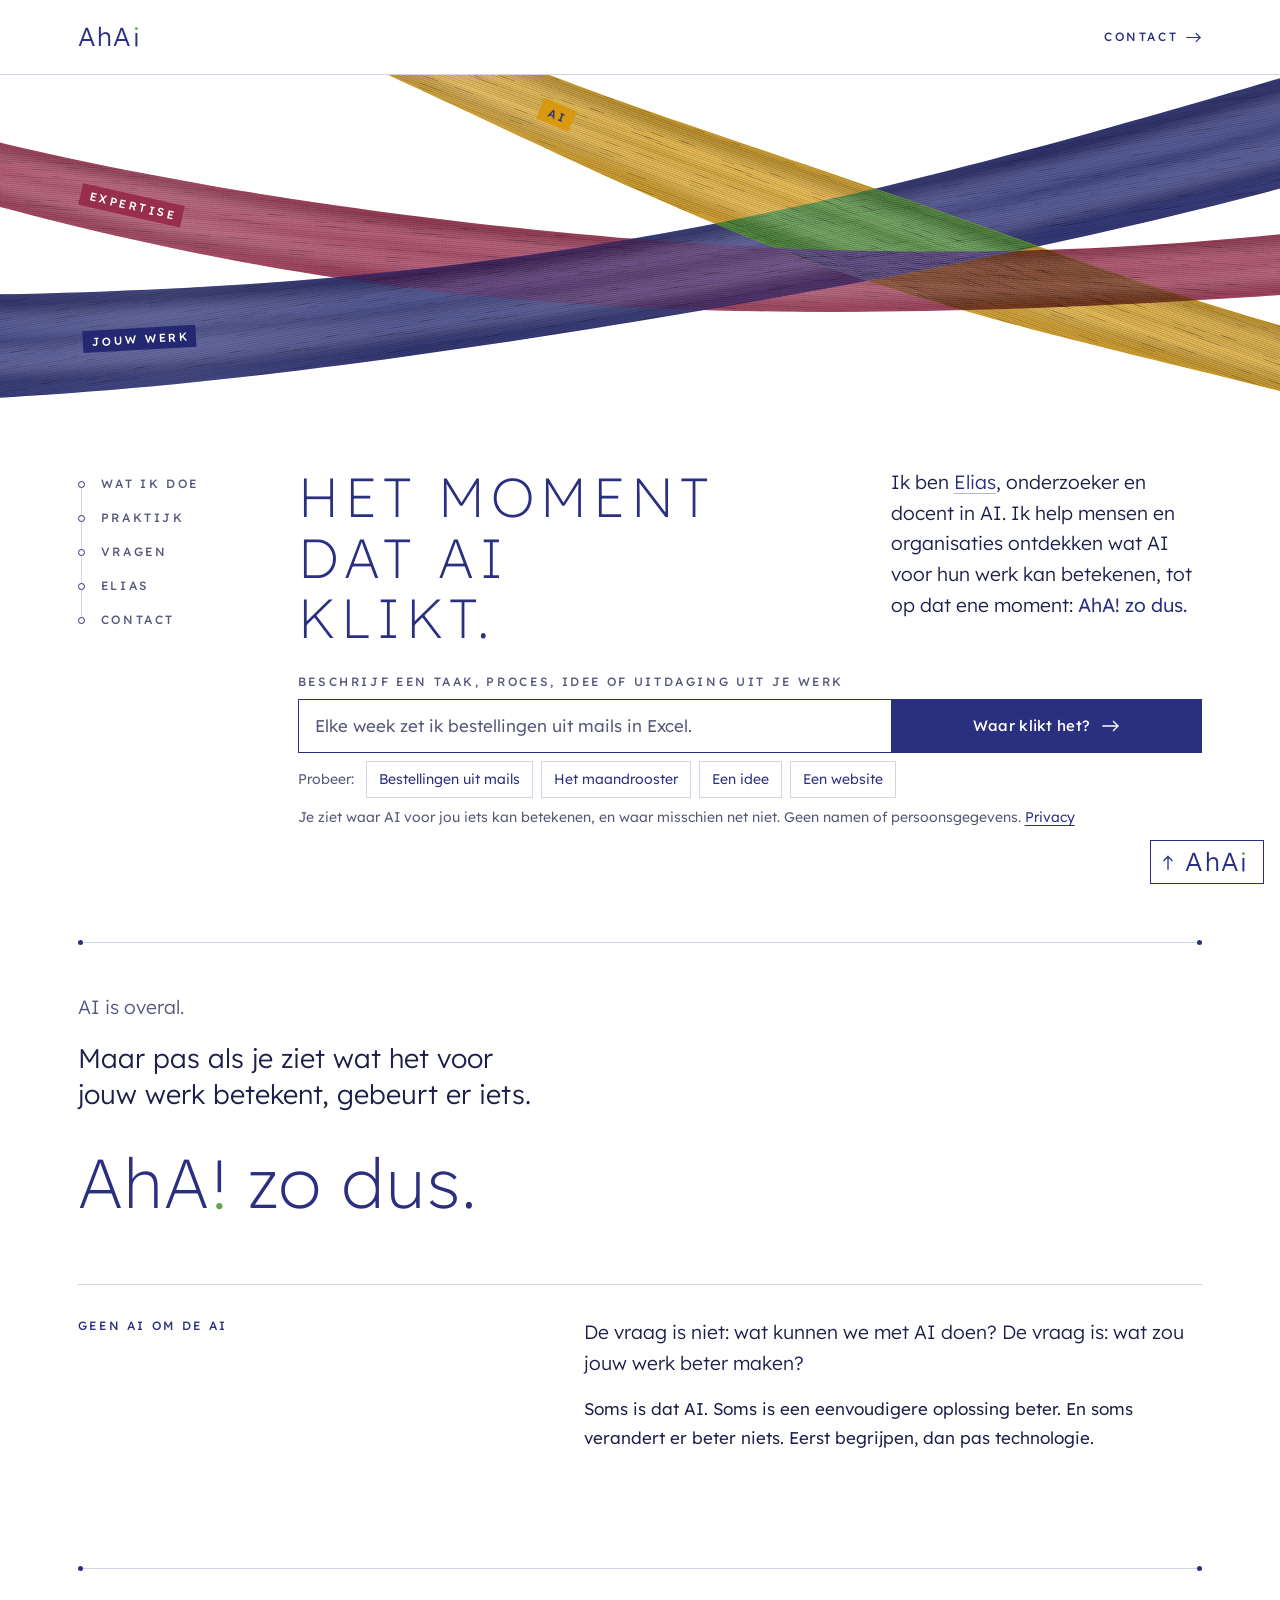
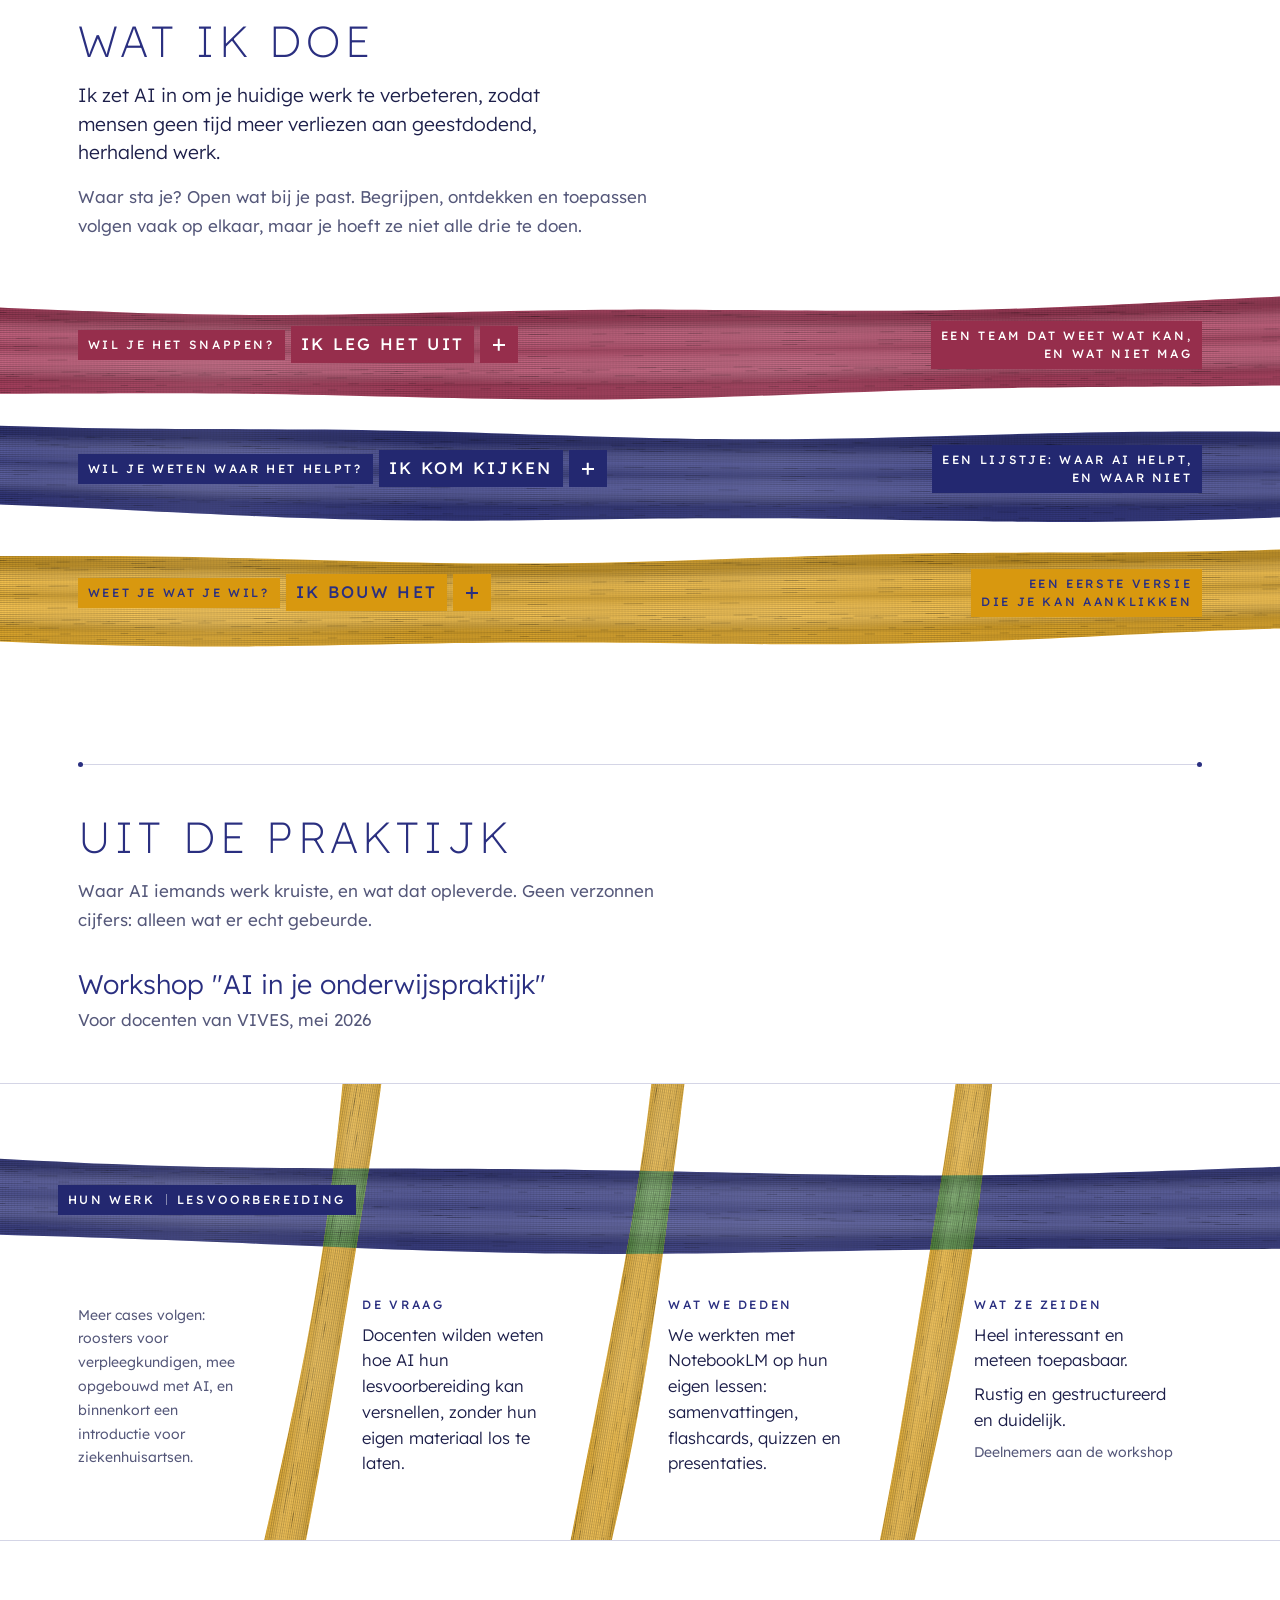
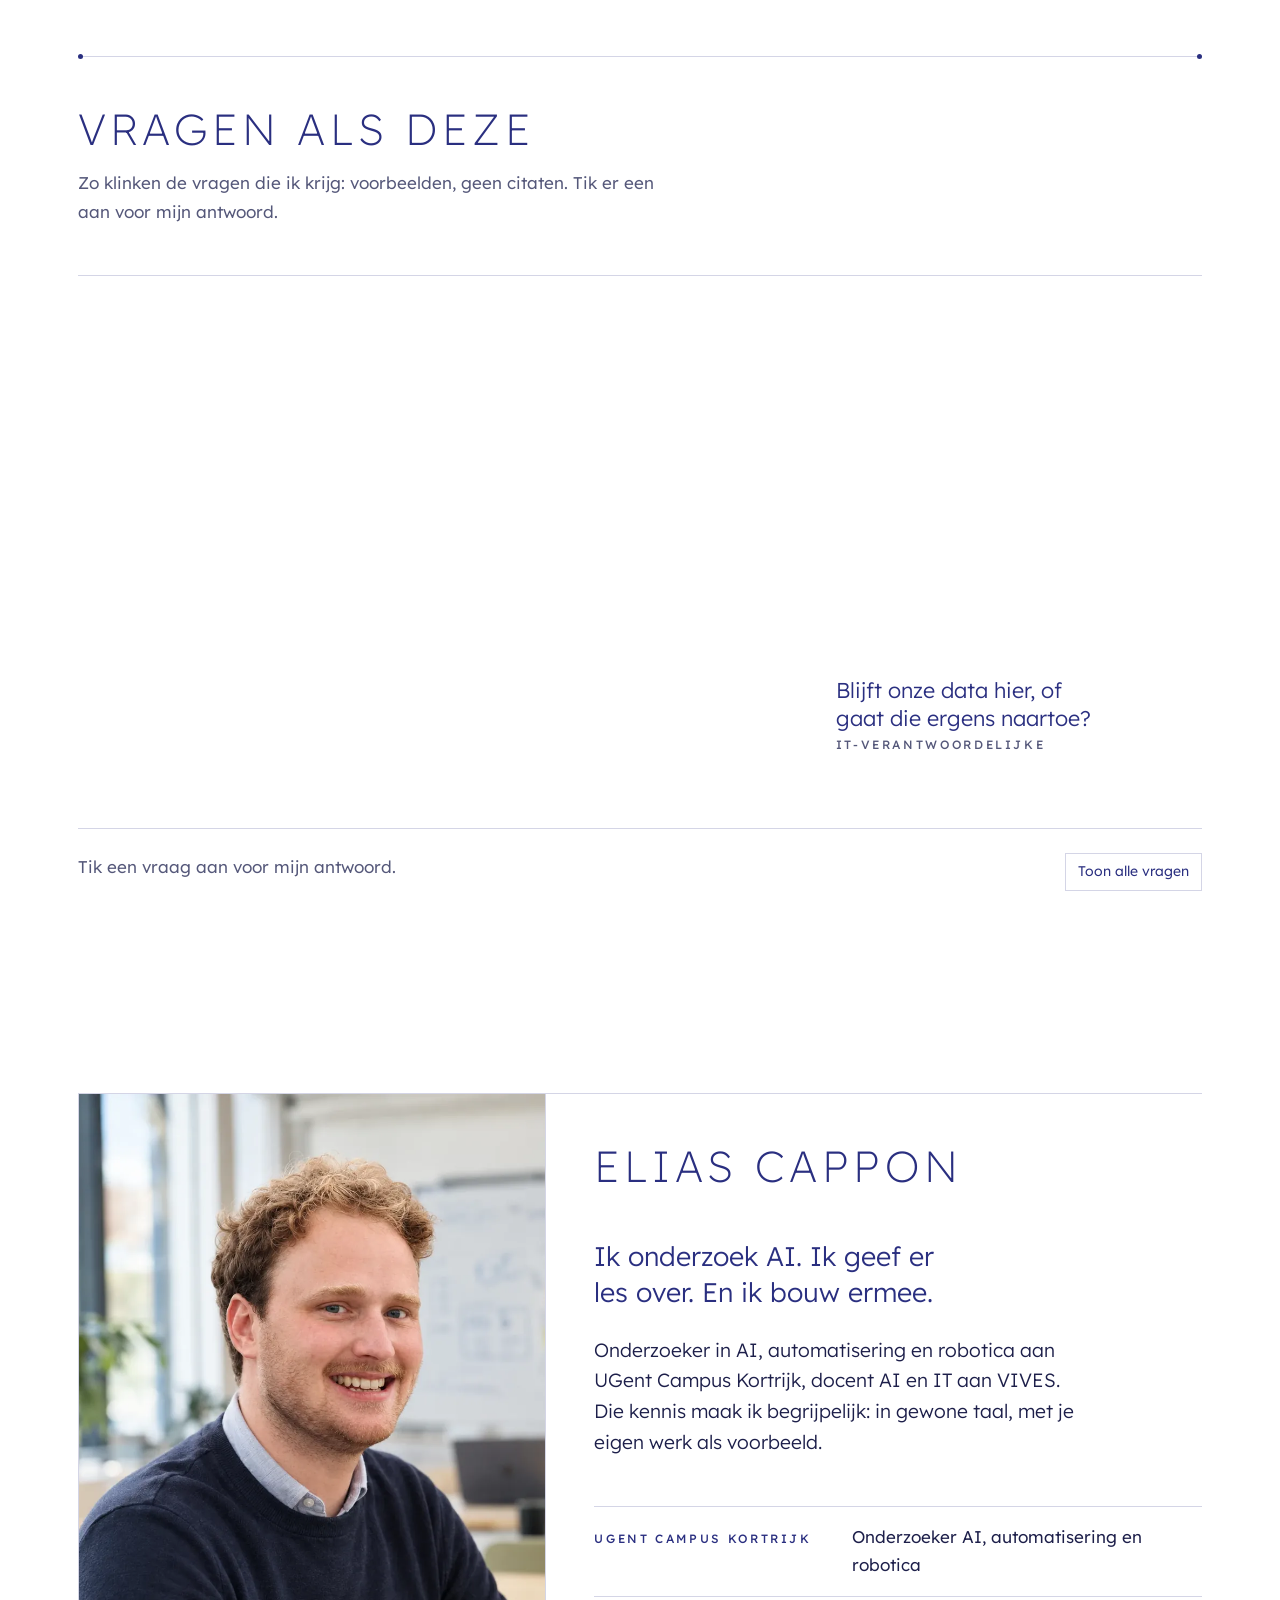
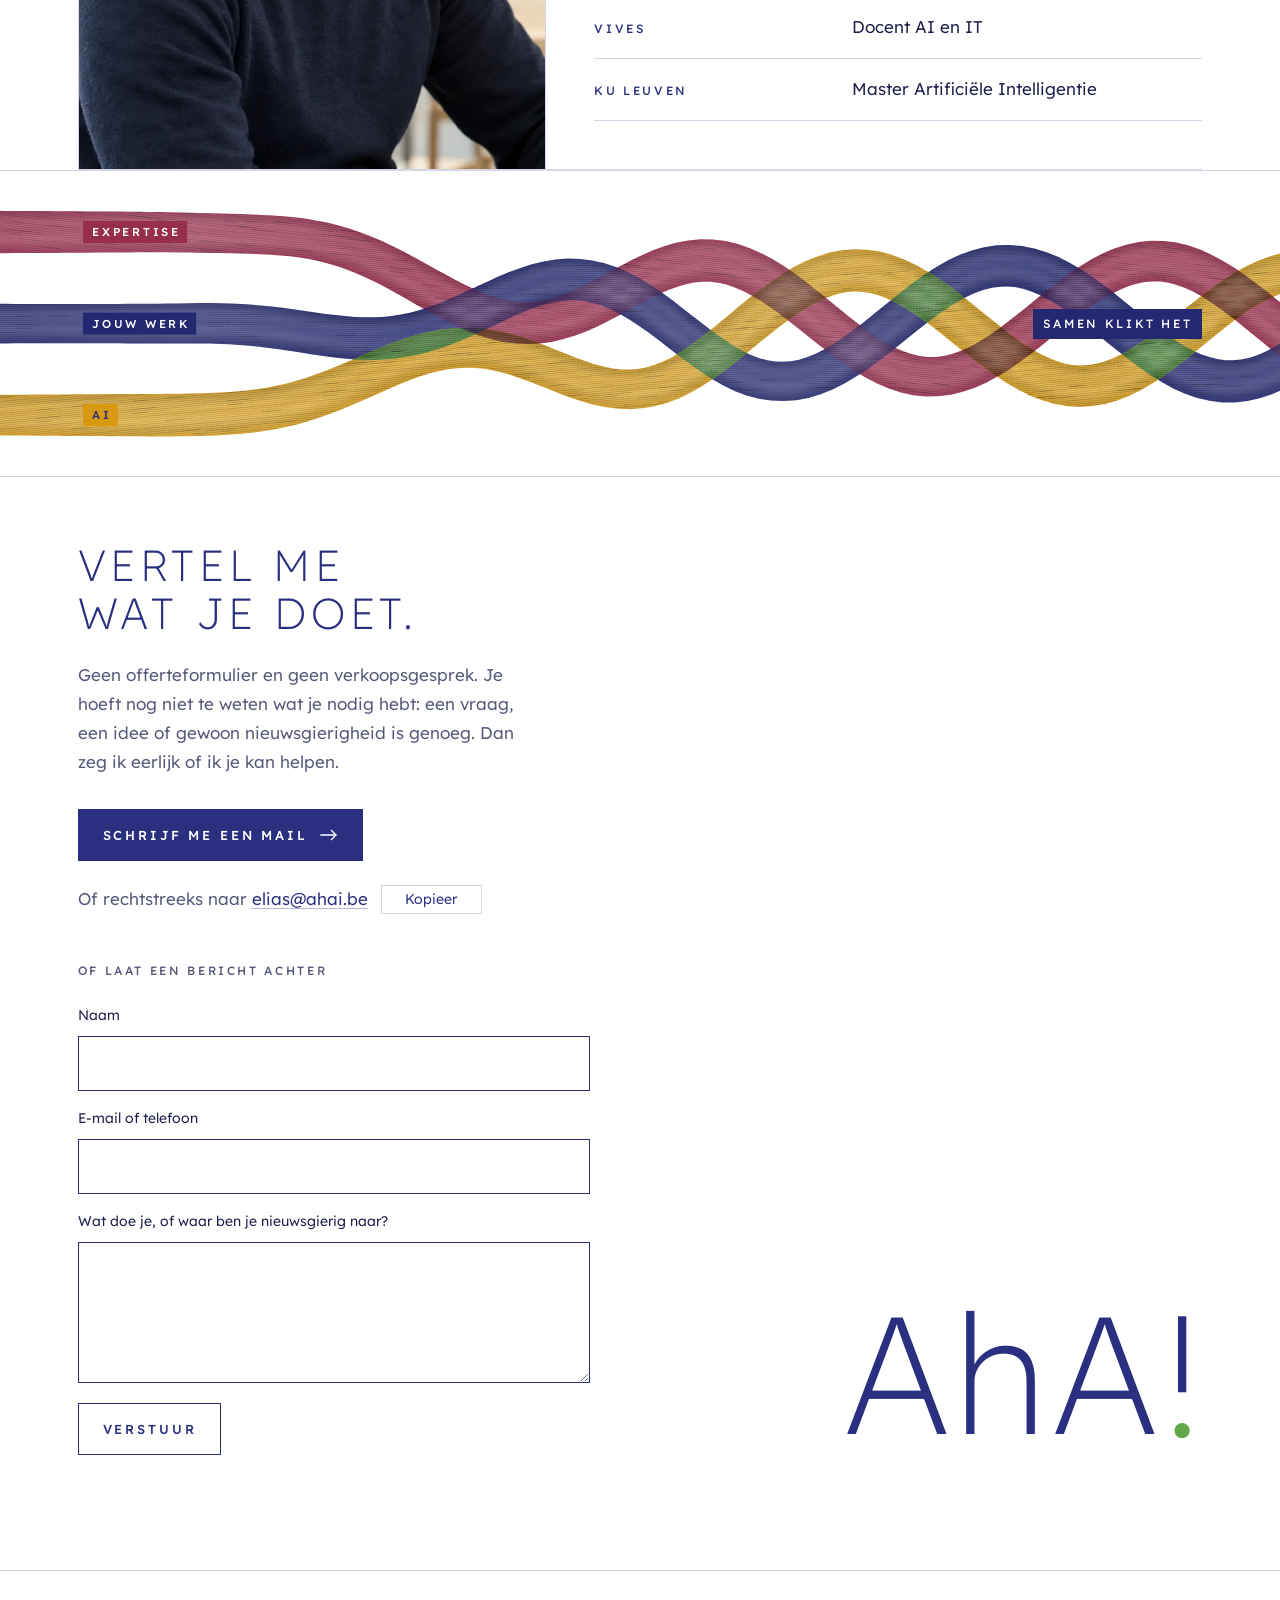
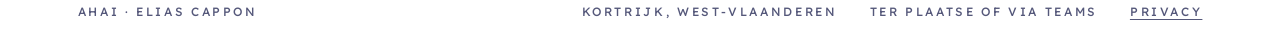
<file: site/index.html>
<!doctype html>
<html lang="nl-BE">
<head>
<meta charset="utf-8">
<meta name="viewport" content="width=device-width, initial-scale=1">
<title>AhAi · Elias Cappon, AI uitgelegd, toegepast en gebouwd</title>
<meta name="description" content="Elias Cappon, onderzoeker en docent in AI uit Kortrijk. Ik help mensen en organisaties ontdekken wat AI voor hun werk kan betekenen. AhA! zo dus.">
<meta name="theme-color" content="#FFFFFF">
<link rel="icon" href="favicon.svg" type="image/svg+xml">
<link rel="preload" href="fonts/lexend-latin.woff2" as="font" type="font/woff2" crossorigin>
<link rel="stylesheet" href="styles/fonts.css">
<link rel="stylesheet" href="styles/tokens.css">
<link rel="stylesheet" href="styles/site.css">
<script src="scripts/canopy.js" defer></script>
<script src="scripts/klikt.js" defer></script>
<script src="scripts/contact.js" defer></script>
<script src="scripts/vragen.js" defer></script>
<script src="scripts/lanes.js" defer></script>
<script src="scripts/stories.js" defer></script>
</head>
<body>
<a class="skip" href="#inhoud">Naar de inhoud</a>

<header class="masthead">
  <div class="wrap masthead__in">
    <a class="mark" href="#top" aria-label="AhAi, naar boven" data-mark data-mark-hover><span aria-hidden="true">AhA</span><svg class="mark__i" viewBox="0 0 259 766" aria-hidden="true" focusable="false"><rect class="mark__stem" x="93" y="228" width="75" height="522"/><circle class="mark__dot" cx="130.5" cy="60.5" r="56"/></svg></a>
    <nav class="rail rail--across label" aria-label="Hoofdmenu">
      <ol>
        <li><a href="#doen">Wat ik doe</a></li>
        <li><a href="#praktijk">Praktijk</a></li>
        <li><a href="#vragen">Vragen</a></li>
        <li><a href="#wie">Elias</a></li>
        <li><a href="#contact">Contact</a></li>
      </ol>
    </nav>
    <a class="masthead__cta label" href="#contact">
      Contact
      <svg viewBox="0 0 18 12" fill="none" aria-hidden="true"><path d="M1 6h15M11.5 1.5 16 6l-4.5 4.5" stroke="currentColor" stroke-width="1.3" stroke-linecap="square"/></svg>
    </a>
    <button class="menu-toggle label" type="button" aria-expanded="false" aria-controls="menu">Menu</button>
  </div>
  <nav class="menu-panel" id="menu" aria-label="Menu">
    <ul>
      <li><a href="#doen">Wat ik doe</a></li>
      <li><a href="#praktijk">Praktijk</a></li>
      <li><a href="#vragen">Vragen</a></li>
      <li><a href="#wie">Elias</a></li>
      <li><a href="#contact">Contact</a></li>
    </ul>
  </nav>
</header>

<main id="inhoud">

  <section class="hero" aria-labelledby="hero-title">
    <svg class="canopy" aria-hidden="true" focusable="false"></svg>
    <ul class="canopy__links sr-only">
      <li><a href="#uitleggen" data-band="madder">Expertise: ik leg het uit</a></li>
      <li><a href="#kijken" data-band="indigo">Jouw werk: ik kom kijken</a></li>
      <li><a href="#bouwen" data-band="saffron">AI: ik bouw het</a></li>
    </ul>
    <div class="wrap hero__in">
      <nav class="rail label" aria-label="Hoofdmenu">
        <ol>
          <li><a href="#doen">Wat ik doe</a></li>
          <li><a href="#praktijk">Praktijk</a></li>
          <li><a href="#vragen">Vragen</a></li>
          <li><a href="#wie">Elias</a></li>
          <li><a href="#contact">Contact</a></li>
        </ol>
      </nav>
      <h1 id="hero-title" class="display"><span>Het moment</span> <span>dat AI</span> <span>klikt.</span></h1>
      <form class="klikt" id="klikt" data-endpoint="/api/klikt" novalidate>
        <label class="klikt__label label" for="klikt-taak">Beschrijf een taak, proces, idee of uitdaging uit je werk</label>
        <div class="klikt__field">
          <textarea id="klikt-taak" name="taak" rows="1" maxlength="600" autocomplete="off" placeholder="Elke week zet ik bestellingen uit mails in Excel." aria-describedby="klikt-hint klikt-fout"></textarea>
          <button class="klikt__go" type="submit">
            Waar klikt het?
            <svg viewBox="0 0 18 12" fill="none" aria-hidden="true"><path d="M1 6h15M11.5 1.5 16 6l-4.5 4.5" stroke="currentColor" stroke-width="1.3" stroke-linecap="square"/></svg>
          </button>
        </div>
        <div class="klikt__chips" role="group" aria-label="Voorbeelden om te proberen">
          <span class="klikt__try">Probeer:</span>
          <button type="button" class="chip" data-voorbeeld="Elke week zet ik bestellingen uit mails in een Excel-lijst.">Bestellingen uit mails</button>
          <button type="button" class="chip" data-voorbeeld="Ik maak elke maand het rooster voor ons team, met ieders wensen en verlof.">Het maandrooster</button>
          <button type="button" class="chip" data-voorbeeld="Ik heb een idee voor een app waarmee klanten zelf een afspraak maken, maar weet niet of het haalbaar is.">Een idee</button>
          <button type="button" class="chip" data-voorbeeld="Ik wil een website voor mijn zaak, maar weet niet waar te beginnen.">Een website</button>
        </div>
        <p class="klikt__hint" id="klikt-hint">Je ziet waar AI voor jou iets kan betekenen, en waar misschien net niet. Geen namen of persoonsgegevens. <a href="privacy.html">Privacy</a></p>
        <p class="klikt__fout" id="klikt-fout" hidden></p>
      </form>
      <div class="hero__side">
        <p class="lede">Ik ben <a class="lede__name" href="#wie">Elias</a>, onderzoeker en docent in AI. Ik help mensen en organisaties ontdekken wat AI voor hun werk kan betekenen, tot op dat ene moment: <span class="aha-line">AhA! zo dus.</span></p>
      </div>
    </div>
    <div class="match" id="klikt-uitslag" hidden>
      <div class="match__silk"><svg aria-hidden="true" focusable="false"></svg></div>
      <div class="wrap match__in" aria-busy="false">
        <div class="match__head">
          <div class="match__top">
            <p class="match__mark" aria-hidden="true" hidden><span class="mark" data-mark><span>AhA</span><svg class="mark__i" viewBox="0 0 259 766" focusable="false"><rect class="mark__stem" x="93" y="228" width="75" height="522"/><circle class="mark__dot" cx="130.5" cy="60.5" r="56"/></svg></span></p>
            <p class="match__score display" tabindex="-1" data-score>Even kijken…</p>
          </div>
          <p class="match__quip" aria-hidden="true" hidden></p>
          <p class="match__verdict" data-verdict></p>
          <p class="match__caption label" id="klikt-kader">Zo komt de score tot stand</p>
          <dl class="match__frame" data-frame aria-labelledby="klikt-kader"></dl>
        </div>
        <div class="match__body">
          <p class="match__caption label" id="klikt-stappen" hidden>Zo kan het lopen</p>
          <ol class="flow" data-flow aria-labelledby="klikt-stappen" hidden></ol>
          <p class="match__caption label" id="klikt-acties">Wat ik voor je kan doen</p>
          <ul class="match__reasons" data-reasons aria-labelledby="klikt-acties"></ul>
          <p class="match__fit" data-fit></p>
          <div class="actions">
            <a class="btn btn--primary" data-mail href="#bericht">
              Stuur dit naar Elias
              <svg viewBox="0 0 18 12" fill="none" aria-hidden="true"><path d="M1 6h15M11.5 1.5 16 6l-4.5 4.5" stroke="currentColor" stroke-width="1.3" stroke-linecap="square"/></svg>
            </a>
            <button class="btn btn--ghost" type="button" data-again>Probeer een andere taak</button>
          </div>
        </div>
      </div>
    </div>
  </section>

  <section class="section section--first aha" id="aha" aria-labelledby="aha-title">
    <div class="wrap">
      <div class="rule" aria-hidden="true"></div>
      <div class="aha__story">
        <p class="aha__lead">AI is overal.</p>
        <p class="aha__turn">Maar pas als je ziet wat het voor jouw werk betekent, gebeurt er iets.</p>
        <h2 id="aha-title" class="display aha__pay"><span class="sr-only">AhA! zo dus.</span><span aria-hidden="true"><span class="mark" data-mark data-mark-reveal><span>AhA</span><svg class="mark__i" viewBox="0 0 242 766" focusable="false"><rect class="mark__stem" x="96" y="230" width="50" height="520"/><circle class="mark__dot" cx="121" cy="76" r="45.5"/></svg></span> zo dus.</span></h2>
      </div>
      <div class="aha__not">
        <h3 class="label">Geen AI om de AI</h3>
        <div>
          <p>De vraag is niet: wat kunnen we met AI doen? De vraag is: wat zou jouw werk beter maken?</p>
          <p>Soms is dat AI. Soms is een eenvoudigere oplossing beter. En soms verandert er beter niets. Eerst begrijpen, dan pas technologie.</p>
        </div>
      </div>
    </div>
  </section>

  <section class="section" id="doen" aria-labelledby="doen-title">
    <div class="wrap">
      <div class="rule" aria-hidden="true"></div>
      <div class="section__head">
        <h2 id="doen-title" class="display">Wat ik doe</h2>
        <p class="section__claim">Ik zet AI in om je huidige werk te verbeteren, zodat mensen geen tijd meer verliezen aan geestdodend, herhalend werk.</p>
        <p class="section__intro">Waar sta je? Open wat bij je past. Begrijpen, ontdekken en toepassen volgen vaak op elkaar, maar je hoeft ze niet alle drie te doen.</p>
      </div>
    </div>
    <div class="lanes" data-lanes>
      <article class="lane" data-dye="madder" id="uitleggen">
        <div class="lane__silk">
          <svg aria-hidden="true" focusable="false"></svg>
          <h3 class="lane__head"><button type="button" class="wrap lane__band" aria-expanded="true" aria-controls="uitleggen-meer">
            <span class="lane__names"><span class="lane__word label">Wil je het snappen?</span><span class="lane__name">Ik leg het uit</span><span class="lane__sign" aria-hidden="true"></span></span>
            <span class="lane__spec label"><span>Een team dat weet wat kan,</span> <span>en wat niet mag</span></span>
          </button></h3>
        </div>
        <div class="lane__more" id="uitleggen-meer">
          <div class="wrap lane__body">
            <div class="lane__text">
              <p>Een talk, workshop of opleiding over wat AI vandaag kan, met voorbeelden uit je eigen werk. Alles mag gevraagd worden, ook de vragen die dom lijken, want net die helpen het meest.</p>
              <p class="lane__meta">1 uur tot een halve dag, ter plaatse of via Teams</p>
            </div>
            <dl class="lane__for"><dt class="label">Begrijpen</dt><dd>Workshops, opleidingen, lezingen en begeleiding.</dd></dl>
            <figure class="story story--untangle" data-story aria-hidden="true">
              <svg class="story__tangle" focusable="false"><path/></svg>
              <ol class="flow flow--plain">
                <li class="flow__step"><span class="flow__knot"></span><span class="flow__name">Je vraag</span></li>
                <li class="flow__step"><span class="flow__knot"></span><span class="flow__name">Uitleg met je eigen werk</span></li>
                <li class="flow__step"><span class="flow__knot"></span><span class="flow__name">Zelf aan de slag</span></li>
              </ol>
            </figure>
          </div>
        </div>
      </article>
      <article class="lane" data-dye="indigo" id="kijken">
        <div class="lane__silk">
          <svg aria-hidden="true" focusable="false"></svg>
          <h3 class="lane__head"><button type="button" class="wrap lane__band" aria-expanded="true" aria-controls="kijken-meer">
            <span class="lane__names"><span class="lane__word label">Wil je weten waar het helpt?</span><span class="lane__name">Ik kom kijken</span><span class="lane__sign" aria-hidden="true"></span></span>
            <span class="lane__spec label"><span>Een lijstje: waar AI helpt,</span> <span>en waar niet</span></span>
          </button></h3>
        </div>
        <div class="lane__more" id="kijken-meer">
          <div class="wrap lane__body">
            <div class="lane__text">
              <p>Ik kijk mee en zoek waar tijd verloren gaat: lijsten die elke week met de hand worden ingevuld, verslagen die telkens opnieuw worden getypt, mails die altijd hetzelfde antwoord krijgen.</p>
              <p class="lane__meta">Een dag, bij jou op het werk</p>
            </div>
            <dl class="lane__for"><dt class="label">Ontdekken</dt><dd>Vertrekken vanuit je werk, niet vanuit de tools.</dd></dl>
            <figure class="story" data-story aria-hidden="true">
              <ol class="flow">
                <li class="flow__step is-ai" style="--n: 0"><span class="flow__knot"></span><span class="flow__name">Mails lezen</span><span class="flow__who"><span class="flow__then">met de hand</span><span class="flow__now">AI</span></span></li>
                <li class="flow__step is-ai" style="--n: 1"><span class="flow__knot"></span><span class="flow__name">In Excel zetten</span><span class="flow__who"><span class="flow__then">met de hand</span><span class="flow__now">AI</span></span></li>
                <li class="flow__step" style="--n: 2"><span class="flow__knot"></span><span class="flow__name">Nakijken</span><span class="flow__who"><span class="flow__now">Jij</span></span></li>
                <li class="flow__step is-ai" style="--n: 3"><span class="flow__knot"></span><span class="flow__name">Rapport maken</span><span class="flow__who"><span class="flow__then">met de hand</span><span class="flow__now">AI</span></span></li>
              </ol>
            </figure>
          </div>
        </div>
      </article>
      <article class="lane" data-dye="saffron" id="bouwen">
        <div class="lane__silk">
          <svg aria-hidden="true" focusable="false"></svg>
          <h3 class="lane__head"><button type="button" class="wrap lane__band" aria-expanded="true" aria-controls="bouwen-meer">
            <span class="lane__names"><span class="lane__word label">Weet je wat je wil?</span><span class="lane__name">Ik bouw het</span><span class="lane__sign" aria-hidden="true"></span></span>
            <span class="lane__spec label"><span>Een eerste versie</span> <span>die je kan aanklikken</span></span>
          </button></h3>
        </div>
        <div class="lane__more" id="bouwen-meer">
          <div class="wrap lane__body">
            <div class="lane__text">
              <p>Met AI en mijn technische achtergrond bouw ik wat je nodig hebt: een tool die een vervelende taak overneemt, een automatisatie, een website of app. Snel een eerste versie, zodat je voelt of het werkt.</p>
              <p class="lane__meta">Van prototype tot maatwerk</p>
            </div>
            <dl class="lane__for"><dt class="label">Toepassen</dt><dd>Prototypes, AI-tools, automatisaties en maatwerk.</dd></dl>
            <figure class="story story--grow" data-story aria-hidden="true">
              <ol class="flow flow--plain">
                <li class="flow__step" style="--n: 0"><span class="flow__knot"></span><span class="flow__name">Idee</span></li>
                <li class="flow__step" style="--n: 1"><span class="flow__knot"></span><span class="flow__name">Eerste versie</span></li>
                <li class="flow__step" style="--n: 2"><span class="flow__knot"></span><span class="flow__name">Testen</span></li>
                <li class="flow__step is-built" style="--n: 3"><span class="flow__knot"></span><span class="flow__name">Tool in gebruik</span></li>
              </ol>
            </figure>
          </div>
        </div>
      </article>
    </div>
  </section>

  <section class="section" id="praktijk" aria-labelledby="praktijk-title">
    <div class="wrap">
      <div class="rule" aria-hidden="true"></div>
      <div class="section__head">
        <h2 id="praktijk-title" class="display">Uit de praktijk</h2>
        <p class="section__intro">Waar AI iemands werk kruiste, en wat dat opleverde. Geen verzonnen cijfers: alleen wat er echt gebeurde.</p>
      </div>
      <div class="case__head">
        <h3>Workshop "AI in je onderwijspraktijk"</h3>
        <p>Voor docenten van VIVES, mei 2026</p>
      </div>
    </div>

    <div class="crossing" data-crossing>
      <svg class="crossing__silk" aria-hidden="true" focusable="false"></svg>
      <p class="crossing__work tag label" aria-hidden="true"><span>Hun werk</span><b>Lesvoorbereiding</b></p>
      <div class="wrap crossing__grid">
        <p class="crossing__note">Meer cases volgen: roosters voor verpleegkundigen, mee opgebouwd met AI, en binnenkort een introductie voor ziekenhuisartsen.</p>
        <ol class="crossing__list case__steps" data-examples>
          <li><svg class="x-strip" aria-hidden="true" focusable="false"></svg><p class="label">De vraag</p><p>Docenten wilden weten hoe AI hun lesvoorbereiding kan versnellen, zonder hun eigen materiaal los te laten.</p></li>
          <li><svg class="x-strip" aria-hidden="true" focusable="false"></svg><p class="label">Wat we deden</p><p>We werkten met NotebookLM op hun eigen lessen: samenvattingen, flashcards, quizzen en presentaties.</p></li>
          <li><svg class="x-strip" aria-hidden="true" focusable="false"></svg><p class="label">Wat ze zeiden</p><blockquote class="case__said"><p>Heel interessant en meteen toepasbaar.</p><p>Rustig en gestructureerd en duidelijk.</p><footer>Deelnemers aan de workshop</footer></blockquote></li>
        </ol>
      </div>
    </div>
  </section>

  <section class="section" id="vragen" aria-labelledby="vragen-title">
    <div class="wrap">
      <div class="rule" aria-hidden="true"></div>
      <div class="section__head">
        <h2 id="vragen-title" class="display">Vragen als deze</h2>
        <p class="section__intro">Zo klinken de vragen die ik krijg: voorbeelden, geen citaten. Tik er een aan voor mijn antwoord.</p>
      </div>
      <div class="cloud" data-cloud>
        <ul class="cloud__all" aria-label="Alle vragen">
          <li><button type="button" class="cloud__q" data-wie="Dossierbeheerder" data-antwoord="Niet zomaar. Het hangt af van welke versie je gebruikt en wat jullie afspraken zeggen. Ik toon je wat wel kan, en hoe je gegevens eerst onherkenbaar maakt.">Mag ik klantgegevens in ChatGPT steken?</button></li>
          <li><button type="button" class="cloud__q" data-wie="Teamleider" data-antwoord="Vraag het hen gewoon. Vaak zijn het kleine dingen: een mail herschrijven, iets samenvatten. Daar kan je samen op verder bouwen.">Mijn collega's gebruiken het al. Ik weet niet eens waarvoor.</button></li>
          <li><button type="button" class="cloud__q" data-wie="Administratief medewerker" data-antwoord="Soms wel, soms net niet. Het hangt af van waar de gegevens vandaan komen. Beschrijf het me, dan zeg ik eerlijk wat kan.">Kan AI die Excel elke week voor mij invullen?</button></li>
          <li><button type="button" class="cloud__q" data-wie="Projectleider" data-antwoord="Dat overkomt iedereen. Vaak ligt het aan wat je vraagt en wat je meegeeft. Met een paar gewoontes wordt het antwoord veel beter.">Ik heb het één keer geprobeerd. Het gaf onzin terug.</button></li>
          <li><button type="button" class="cloud__q" data-wie="IT-verantwoordelijke" data-antwoord="Dat hangt af van de tool en het abonnement. Sommige bewaren niets, andere leren bij van wat je ingeeft. Ik help je kiezen.">Blijft onze data hier, of gaat die ergens naartoe?</button></li>
          <li><button type="button" class="cloud__q" data-wie="Zaakvoerder" data-antwoord="De namen van de tools veranderen. Dat computers taal begrijpen, gaat niet meer weg. Wat je nu leert, blijft bruikbaar.">Is dit iets dat binnen twee jaar weer overwaait?</button></li>
          <li><button type="button" class="cloud__q" data-wie="" data-antwoord="Ja. Veel gesprekken beginnen met nieuwsgierigheid. We zoeken samen uit of er iets is.">Ik heb nog geen concreet idee. Mag ik je toch contacteren?</button></li>
          <li><button type="button" class="cloud__q" data-wie="" data-antwoord="Nee. Soms is een betere lijst genoeg, soms verandert er beter niets. Dat zeg ik je dan ook.">Is AI altijd de oplossing?</button></li>
          <li><button type="button" class="cloud__q" data-wie="" data-antwoord="Nee. Ik begin bij wat je vandaag doet, niet bij de techniek.">Moet ik al iets van AI kennen?</button></li>
          <li><button type="button" class="cloud__q" data-wie="" data-antwoord="Ja. Een talk of workshop, ter plaatse of via Teams, met voorbeelden uit je eigen werk.">Geef je ook workshops?</button></li>
          <li><button type="button" class="cloud__q" data-wie="" data-antwoord="Ja. Een tool, een automatisatie, een website of app. Eerst een snelle eerste versie, zodat je voelt of het werkt.">Kun je iets op maat bouwen?</button></li>
          <li><button type="button" class="cloud__q" data-wie="" data-antwoord="Nee. Ook met een eigen vraag of een idee kan je bij me terecht.">Moet ik een bedrijf hebben?</button></li>
          <li><button type="button" class="cloud__q" data-wie="" data-antwoord="Beschrijf bovenaan een taak uit je werk, of stuur me een bericht. Dan kijken we samen.">Hoe begin ik?</button></li>
        </ul>
        <div class="cloud__stage" data-stage aria-label="Vragen die verschijnen en verdwijnen" hidden></div>
        <div class="cloud__answer" aria-live="polite">
          <p class="cloud__hint" data-hint>Tik een vraag aan voor mijn antwoord.</p>
          <div class="cloud__reply" data-reply hidden>
            <p class="cloud__asked label" data-asked></p>
            <p class="cloud__text" data-text></p>
            <button type="button" class="cloud__close" data-close>Sluit</button>
          </div>
          <button type="button" class="cloud__mode" data-mode hidden>Toon alle vragen</button>
        </div>
      </div>
    </div>
  </section>

  <section class="section" id="wie" aria-labelledby="wie-title">
    <div class="wrap">
      <div class="who">
        <figure class="portrait">
          <picture>
            <source srcset="images/elias-cappon.webp" type="image/webp">
            <img src="images/elias-cappon.jpg" width="1000" height="1250" loading="lazy" decoding="async" alt="Elias Cappon, glimlachend in een lichte werkruimte met een whiteboard vol post-its.">
          </picture>
        </figure>
        <div class="who__text">
          <h2 id="wie-title" class="display">Elias Cappon</h2>
          <p class="who__claim">Ik onderzoek AI. Ik geef er les over. En ik bouw ermee.</p>
          <p>Onderzoeker in AI, automatisering en robotica aan UGent Campus Kortrijk, docent AI en IT aan VIVES. Die kennis maak ik begrijpelijk: in gewone taal, met je eigen werk als voorbeeld.</p>
          <dl class="creds">
            <div><dt class="label">UGent Campus Kortrijk</dt><dd>Onderzoeker AI, automatisering en robotica</dd></div>
            <div><dt class="label">VIVES</dt><dd>Docent AI en IT</dd></div>
            <div><dt class="label">KU Leuven</dt><dd>Master Artificiële Intelligentie</dd></div>
          </dl>
        </div>
      </div>
    </div>
  </section>

  <section class="contact" id="contact" aria-labelledby="contact-title">
    <div class="braid">
      <svg class="braid__silk" aria-hidden="true" focusable="false"></svg>
      <div class="wrap braid__in"><p class="braid__tag tag label">Samen klikt het</p></div>
    </div>
    <div class="wrap">
      <div class="contact__grid">
        <div>
          <h2 id="contact-title" class="display">Vertel me wat je doet.</h2>
          <p class="contact__text">Geen offerteformulier en geen verkoopsgesprek. Je hoeft nog niet te weten wat je nodig hebt: een vraag, een idee of gewoon nieuwsgierigheid is genoeg. Dan zeg ik eerlijk of ik je kan helpen.</p>
          <div class="actions contact__actions">
            <a class="btn btn--primary" href="mailto:elias@ahai.be?subject=Kennismaking">
              Schrijf me een mail
              <svg viewBox="0 0 18 12" fill="none" aria-hidden="true"><path d="M1 6h15M11.5 1.5 16 6l-4.5 4.5" stroke="currentColor" stroke-width="1.3" stroke-linecap="square"/></svg>
            </a>
          </div>
          <p class="contact__plain">Of rechtstreeks naar <a class="mailto" href="mailto:elias@ahai.be?subject=Kennismaking">elias@ahai.be</a> <button type="button" class="copy" data-copy="elias@ahai.be" aria-label="Kopieer het e-mailadres"><span class="copy__to" aria-hidden="true">Kopieer</span><span class="copy__done" aria-hidden="true">Gekopieerd</span></button><span class="sr-only" role="status" data-copy-status></span></p>
          <form class="bericht" id="bericht" novalidate>
            <h3 class="label">Of laat een bericht achter</h3>
            <label for="bericht-naam">Naam</label>
            <input id="bericht-naam" name="naam" autocomplete="name" maxlength="120" required>
            <label for="bericht-contact">E-mail of telefoon</label>
            <input id="bericht-contact" name="contact" autocomplete="email" maxlength="160" required>
            <label for="bericht-vraag">Wat doe je, of waar ben je nieuwsgierig naar?</label>
            <textarea id="bericht-vraag" name="vraag" rows="4" maxlength="2000" required></textarea>
            <p class="bericht__val" aria-hidden="true"><label>Laat dit leeg <input name="website" tabindex="-1" autocomplete="off"></label></p>
            <button class="btn btn--ghost" type="submit">Verstuur</button>
            <p class="bericht__status" role="status" hidden><span class="mark" data-mark aria-hidden="true" hidden><span>AhA</span><svg class="mark__i" viewBox="0 0 259 766" focusable="false"><rect class="mark__stem" x="93" y="228" width="75" height="522"/><circle class="mark__dot" cx="130.5" cy="60.5" r="56"/></svg></span><span data-status-text></span></p>
          </form>
        </div>
        <p class="closing" aria-hidden="true"><span class="mark" data-mark data-mark-reveal><span>AhA</span><svg class="mark__i" viewBox="0 0 242 766" focusable="false"><rect class="mark__stem" x="96" y="230" width="50" height="520"/><circle class="mark__dot" cx="121" cy="76" r="45.5"/></svg></span></p>
      </div>
    </div>
  </section>

</main>

<footer class="footer label">
  <div class="wrap footer__in">
    <span>AhAi · Elias Cappon</span>
    <div><span>Kortrijk, West-Vlaanderen</span><span>Ter&nbsp;plaatse of via Teams</span><a href="privacy.html">Privacy</a></div>
  </div>
</footer>

<a class="totop" href="#top" aria-label="Terug naar boven" data-mark data-mark-hover>
  <svg class="totop__arrow" viewBox="0 0 10 15" fill="none" aria-hidden="true" focusable="false"><path d="M5 14V1.5M1 5.5l4-4 4 4" stroke="currentColor" stroke-width="1.3" stroke-linecap="square"/></svg>
  <span class="mark" aria-hidden="true"><span>AhA</span><svg class="mark__i" viewBox="0 0 259 766" focusable="false"><rect class="mark__stem" x="93" y="228" width="75" height="522"/><circle class="mark__dot" cx="130.5" cy="60.5" r="56"/></svg></span>
</a>
</body>
</html>
</file>
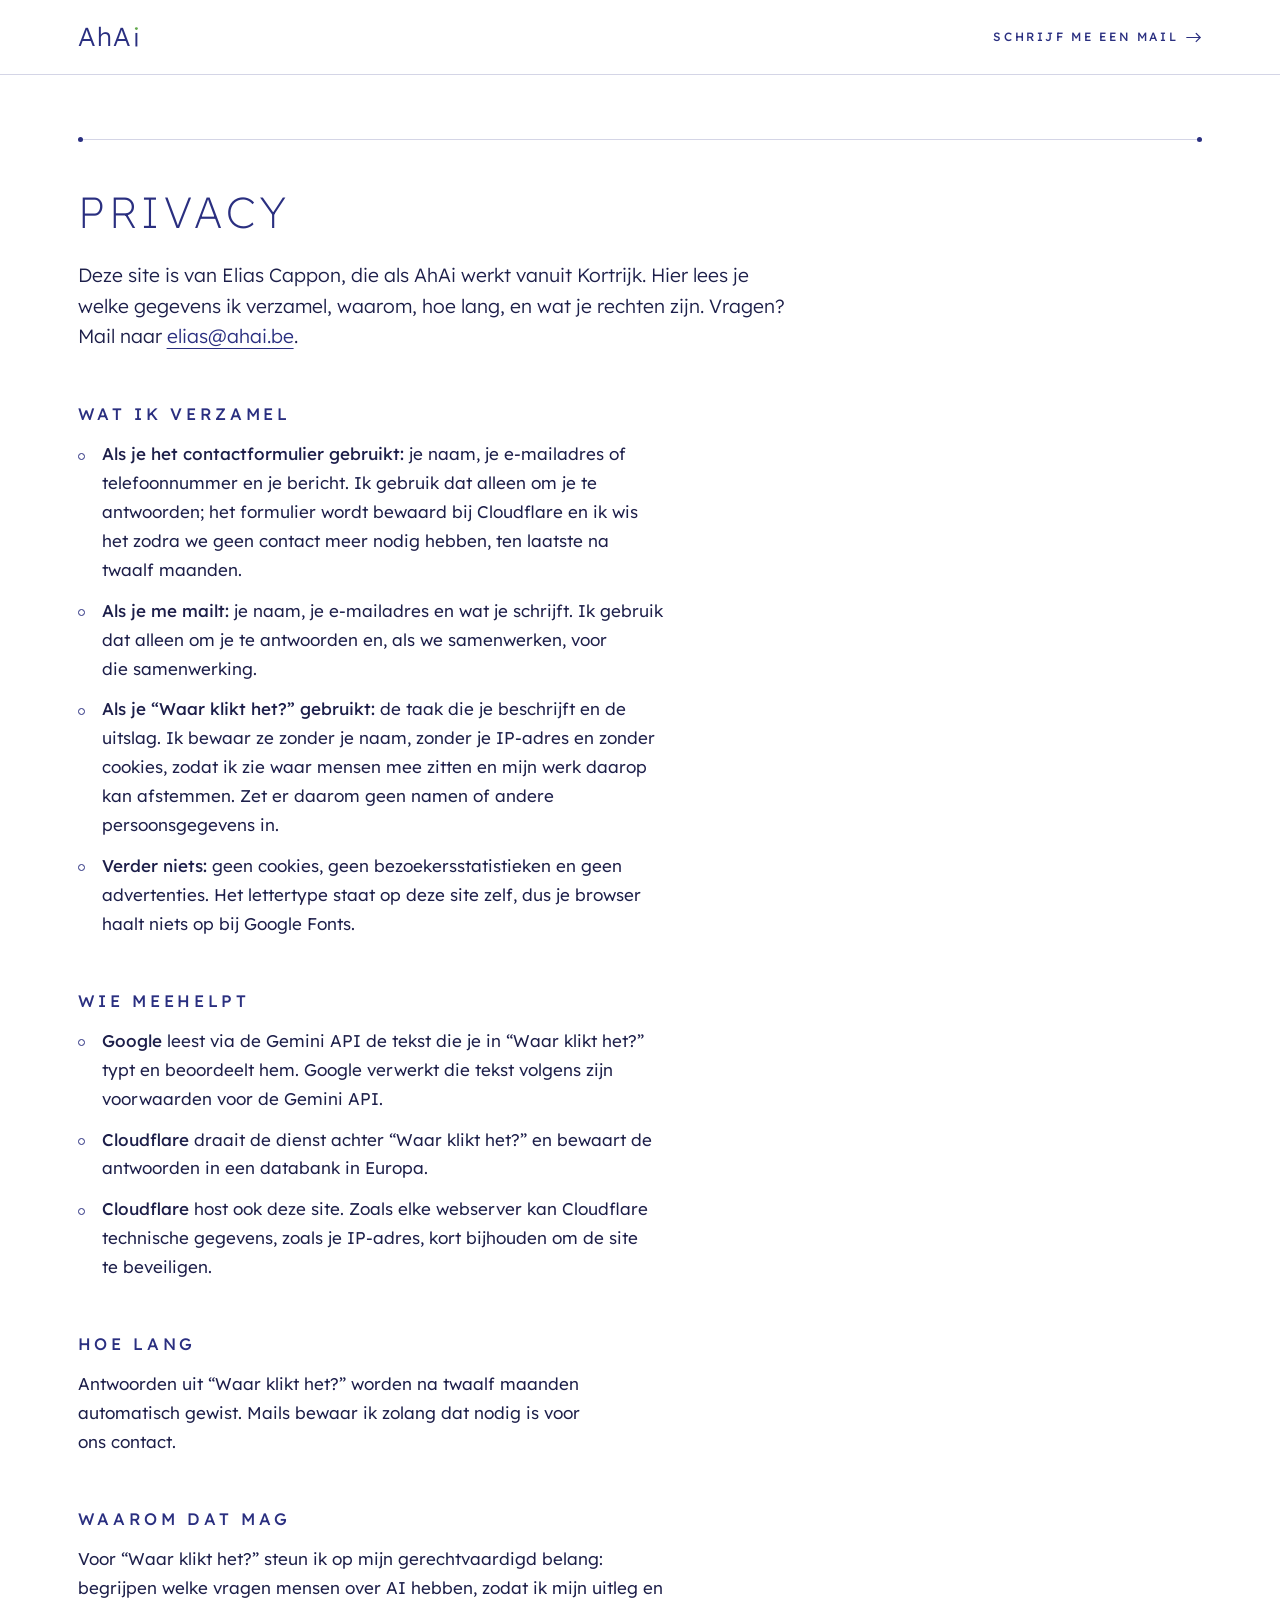
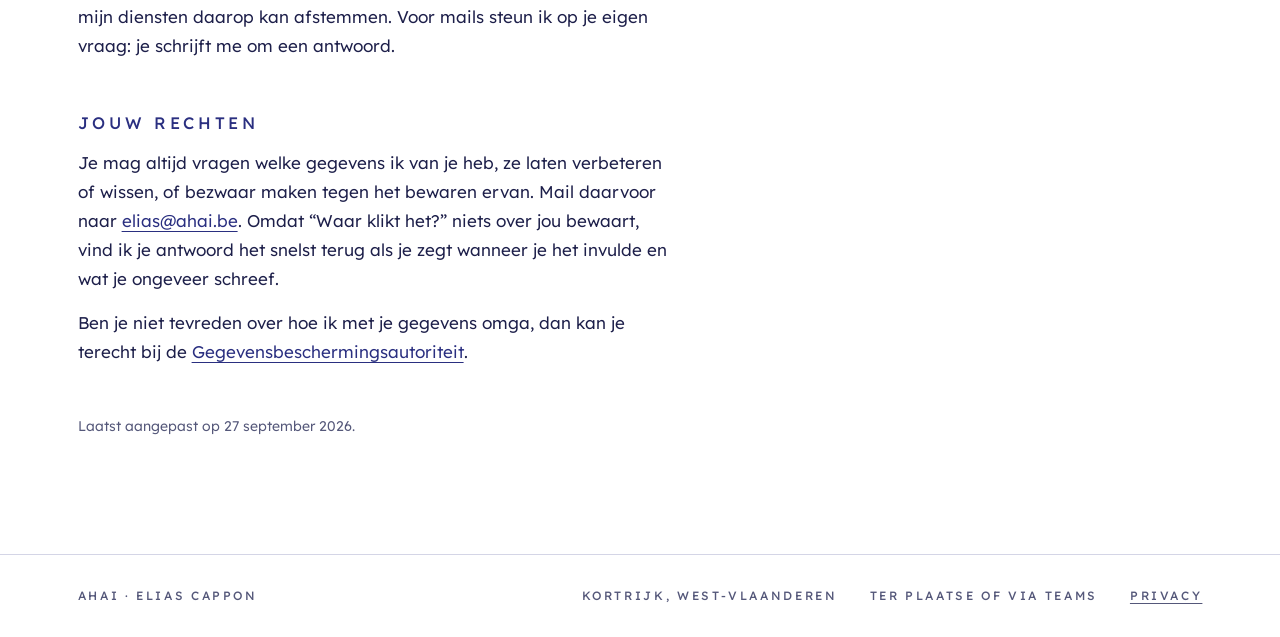
<file: site/privacy.html>
<!doctype html>
<html lang="nl-BE">
<head>
<meta charset="utf-8">
<meta name="viewport" content="width=device-width, initial-scale=1">
<title>Privacy · AhAi</title>
<meta name="description" content="Welke gegevens AhAi verzamelt, waarom, hoe lang en wat je rechten zijn.">
<meta name="theme-color" content="#FFFFFF">
<link rel="icon" href="favicon.svg" type="image/svg+xml">
<link rel="preload" href="fonts/lexend-latin.woff2" as="font" type="font/woff2" crossorigin>
<link rel="stylesheet" href="styles/fonts.css">
<link rel="stylesheet" href="styles/tokens.css">
<link rel="stylesheet" href="styles/site.css">
<script src="scripts/canopy.js" defer></script>
</head>
<body>
<a class="skip" href="#inhoud">Naar de inhoud</a>

<header class="masthead">
  <div class="wrap masthead__in">
    <a class="mark" href="./" aria-label="AhAi, naar de startpagina" data-mark data-mark-hover><span aria-hidden="true">AhA</span><svg class="mark__i" viewBox="0 0 259 766" aria-hidden="true" focusable="false"><rect class="mark__stem" x="93" y="228" width="75" height="522"/><circle class="mark__dot" cx="130.5" cy="60.5" r="56"/></svg></a>
    <a class="masthead__cta label" href="mailto:elias@ahai.be?subject=Privacy">
      Schrijf me een mail
      <svg viewBox="0 0 18 12" fill="none" aria-hidden="true"><path d="M1 6h15M11.5 1.5 16 6l-4.5 4.5" stroke="currentColor" stroke-width="1.3" stroke-linecap="square"/></svg>
    </a>
  </div>
</header>

<main id="inhoud">
  <article class="wrap legal" aria-labelledby="privacy-title">
    <div class="rule" aria-hidden="true"></div>
    <h1 id="privacy-title" class="display">Privacy</h1>
    <p class="legal__lede">Deze site is van Elias Cappon, die als AhAi werkt vanuit Kortrijk. Hier lees je welke gegevens ik verzamel, waarom, hoe lang, en wat je rechten zijn. Vragen? Mail naar <a href="mailto:elias@ahai.be?subject=Privacy">elias@ahai.be</a>.</p>

    <h2>Wat ik verzamel</h2>
    <ul>
      <li><strong>Als je het contactformulier gebruikt:</strong> je naam, je e-mailadres of telefoonnummer en je bericht. Ik gebruik dat alleen om je te antwoorden; het formulier wordt bewaard bij Cloudflare en ik wis het zodra we geen contact meer nodig hebben, ten laatste na twaalf maanden.</li>
      <li><strong>Als je me mailt:</strong> je naam, je e-mailadres en wat je schrijft. Ik gebruik dat alleen om je te antwoorden en, als we samenwerken, voor die samenwerking.</li>
      <li><strong>Als je “Waar klikt het?” gebruikt:</strong> de taak die je beschrijft en de uitslag. Ik bewaar ze zonder je naam, zonder je IP-adres en zonder cookies, zodat ik zie waar mensen mee zitten en mijn werk daarop kan afstemmen. Zet er daarom geen namen of andere persoonsgegevens in.</li>
      <li><strong>Verder niets:</strong> geen cookies, geen bezoekersstatistieken en geen advertenties. Het lettertype staat op deze site zelf, dus je browser haalt niets op bij Google Fonts.</li>
    </ul>

    <h2>Wie meehelpt</h2>
    <ul>
      <li><strong>Google</strong> leest via de Gemini API de tekst die je in “Waar klikt het?” typt en beoordeelt hem. Google verwerkt die tekst volgens zijn voorwaarden voor de Gemini API.</li>
      <li><strong>Cloudflare</strong> draait de dienst achter “Waar klikt het?” en bewaart de antwoorden in een databank in Europa.</li>
      <li><strong>Cloudflare</strong> host ook deze site. Zoals elke webserver kan Cloudflare technische gegevens, zoals je IP-adres, kort bijhouden om de site te beveiligen.</li>
    </ul>

    <h2>Hoe lang</h2>
    <p>Antwoorden uit “Waar klikt het?” worden na twaalf maanden automatisch gewist. Mails bewaar ik zolang dat nodig is voor ons contact.</p>

    <h2>Waarom dat mag</h2>
    <p>Voor “Waar klikt het?” steun ik op mijn gerechtvaardigd belang: begrijpen welke vragen mensen over AI hebben, zodat ik mijn uitleg en mijn diensten daarop kan afstemmen. Voor mails steun ik op je eigen vraag: je schrijft me om een antwoord.</p>

    <h2>Jouw rechten</h2>
    <p>Je mag altijd vragen welke gegevens ik van je heb, ze laten verbeteren of wissen, of bezwaar maken tegen het bewaren ervan. Mail daarvoor naar <a href="mailto:elias@ahai.be?subject=Privacy">elias@ahai.be</a>. Omdat “Waar klikt het?” niets over jou bewaart, vind ik je antwoord het snelst terug als je zegt wanneer je het invulde en wat je ongeveer schreef.</p>
    <p>Ben je niet tevreden over hoe ik met je gegevens omga, dan kan je terecht bij de <a href="https://www.gegevensbeschermingsautoriteit.be">Gegevensbeschermingsautoriteit</a>.</p>

    <p class="legal__updated">Laatst aangepast op 27 september 2026.</p>
  </article>
</main>

<footer class="footer label">
  <div class="wrap footer__in">
    <span>AhAi · Elias Cappon</span>
    <div><span>Kortrijk, West-Vlaanderen</span><span>Ter&nbsp;plaatse of via Teams</span><a href="privacy.html" aria-current="page">Privacy</a></div>
  </div>
</footer>
</body>
</html>
</file>
<file: site/styles/fonts.css>
/* Lexend, self-hosted (SIL Open Font License 1.1, see fonts/OFL.txt).
   Served from our own domain so no visitor data goes to a font CDN. */
@font-face {
  font-family: "Lexend";
  font-style: normal;
  font-weight: 200 600;
  font-display: swap;
  src: url("../fonts/lexend-latin-ext.woff2") format("woff2");
  unicode-range: U+0100-02BA, U+02BD-02C5, U+02C7-02CC, U+02CE-02D7, U+02DD-02FF, U+0304, U+0308, U+0329, U+1D00-1DBF, U+1E00-1E9F, U+1EF2-1EFF, U+2020, U+20A0-20AB, U+20AD-20C0, U+2113, U+2C60-2C7F, U+A720-A7FF;
}
@font-face {
  font-family: "Lexend";
  font-style: normal;
  font-weight: 200 600;
  font-display: swap;
  src: url("../fonts/lexend-latin.woff2") format("woff2");
  unicode-range: U+0000-00FF, U+0131, U+0152-0153, U+02BB-02BC, U+02C6, U+02DA, U+02DC, U+0304, U+0308, U+0329, U+2000-206F, U+20AC, U+2122, U+2191, U+2193, U+2212, U+2215, U+FEFF, U+FFFD;
}
</file>
<file: site/styles/tokens.css>
/* AhAi: tokens for the silk canopy world.
   Three dyes over a sun-white courtyard. Each dye has one job, and the
   jobs never swap. Where two dyes cross, a chord appears: an authored
   colour, not an accident of blending. */

:root {
  /* Dyes */
  --indigo: #2A2F80;        /* your work; all type; primary action */
  --indigo-hover: #232870;
  --indigo-press: #1D2160;
  --madder: #B0385B;        /* the person explaining */
  --saffron: #F0B020;       /* AI, and only AI */

  /* Chords. The aha is the crossing of your work and AI: Flemish dyers
     made green by overdyeing indigo with yellow weld, so that crossing
     is the one green on the page, and the most luminous chord. */
  --chord-work-ai: #62A84B;         /* the aha */
  --chord-work-why: #5E3482;        /* your work, explained */
  --chord-madder-saffron: #9A4C2C;  /* AI, explained: kept going */
  --chord-all: #594A79;             /* all three at once */

  /* Woven tags: labels sewn onto silk, a shade deeper than their dye,
     so the text holds its contrast whatever the fold or sheen does. */
  --tag-indigo: #232870;
  --tag-madder: #962E4C;
  --tag-chord: #83401F;
  --tag-saffron: #D8980F;   /* carries indigo text */

  /* Ground */
  --sky: #FFFFFF;           /* clear sky white, the resting state */

  /* Ink, tinted from indigo rather than grey */
  --ink: #1D1F4A;
  --ink-soft: #55587A;
  --rule: rgba(42, 47, 128, 0.2);
  --selection: rgba(42, 47, 128, 0.14);

  /* Type: one family, roles carried by weight, case and tracking.
     Lexend was drawn to measurably improve reading ease, which is the
     whole job for an audience that is not technical by definition. */
  --font: "Lexend", ui-sans-serif, system-ui, -apple-system, "Segoe UI", sans-serif;

  --t-label: 12px;
  --t-small: 14px;
  --t-body: 17px;
  --t-lede: clamp(1.08rem, 1.5vw, 1.3rem);
  --t-name: clamp(1rem, 1.3vw, 1.15rem);
  --t-question: clamp(1.2rem, 2.1vw, 1.7rem);
  --t-display-m: clamp(1.7rem, 3.4vw, 2.9rem);
  --t-display-xl: clamp(2.3rem, 5.4vw, 5rem);
  --t-mail: clamp(1.5rem, 3.6vw, 3rem);
  --t-closing: clamp(4rem, 13vw, 11rem);

  --w-display: 200;
  --w-light: 300;
  --w-body: 350;
  --w-label: 450;

  --track-display: 0.11em;
  --track-label: 0.22em;
  --track-mark: 0.05em;

  --lh-display: 1.1;
  --lh-body: 1.7;
  --measure: 60ch;

  /* Space: a 4px grid */
  --s-1: 4px;
  --s-2: 8px;
  --s-3: 12px;
  --s-4: 16px;
  --s-5: 24px;
  --s-6: 32px;
  --s-7: 48px;
  --s-8: 64px;
  --s-9: 96px;
  --section: clamp(80px, 9vw, 136px);

  --wrap: 1240px;
  --gutter: clamp(20px, 4.5vw, 64px);
  --rail: 172px;

  /* Motion: tension, not decoration. Shared scale from transitions.dev. */
  --d-quick: 150ms;
  --d-fast: 250ms;
  --d-slow: 400ms;
  --ease: cubic-bezier(0.22, 1, 0.36, 1);
}
</file>
<file: site/styles/site.css>
/* AhAi: site styles. Tokens live in tokens.css, faces in fonts.css. */

*, *::before, *::after { box-sizing: border-box; }
html {
  -webkit-text-size-adjust: 100%;
  scroll-behavior: smooth;
  scrollbar-width: thin;
  scrollbar-color: rgba(42, 47, 128, 0.35) transparent;
}
body {
  margin: 0;
  background: var(--sky);
  color: var(--ink);
  font-family: var(--font);
  font-size: var(--t-body);
  font-weight: var(--w-body);
  line-height: var(--lh-body);
  caret-color: var(--indigo);
  -webkit-font-smoothing: antialiased;
}
::selection { background: var(--selection); color: var(--ink); }
img, svg { display: block; max-width: 100%; }
[hidden] { display: none !important; }
a { color: inherit; text-underline-offset: 0.24em; text-decoration-thickness: 1px; }
h1, h2, h3, p, ul, ol, dl, dd { margin: 0; }
ul, ol { padding: 0; list-style: none; }
button { font: inherit; color: inherit; background: none; border: 0; padding: 0; cursor: pointer; }

:where(a, button, input, [tabindex]):focus-visible {
  outline: 2px solid var(--indigo);
  outline-offset: 4px;
}

.sr-only {
  position: absolute; width: 1px; height: 1px; margin: -1px; padding: 0;
  overflow: hidden; clip: rect(0 0 0 0); white-space: nowrap; border: 0;
}
.skip {
  position: absolute; left: var(--gutter); top: -60px; z-index: 30;
  background: var(--indigo); color: var(--sky); padding: var(--s-2) var(--s-4);
  font-size: var(--t-small); text-decoration: none;
}
.skip:focus { top: var(--s-3); }

.wrap { max-width: var(--wrap); margin-inline: auto; padding-inline: var(--gutter); }

/* Labels pinned at an edge: light, wide-tracked capitals */
.label {
  font-size: var(--t-label);
  font-weight: var(--w-label);
  letter-spacing: var(--track-label);
  text-transform: uppercase;
  line-height: 1.5;
}
.display {
  font-weight: var(--w-display);
  letter-spacing: var(--track-display);
  text-transform: uppercase;
  line-height: var(--lh-display);
  color: var(--indigo);
  text-wrap: balance;
}

/* A hairline that ends in two knots, the frame of the canopy board */
.rule { position: relative; height: 1px; background: var(--rule); }
.rule::before, .rule::after {
  content: ""; position: absolute; top: -2px; width: 5px; height: 5px;
  border-radius: 50%; background: var(--indigo);
}
.rule::before { left: 0; }
.rule::after { right: 0; }

/* A woven tag: a label sewn onto silk */
.tag { display: inline-flex; align-items: center; padding: 6px 10px; color: var(--sky); background: var(--tag-indigo); }

/* ── Wordmark: AhAi turns into AhA! ────────────────────────────
   The i is drawn to Lexend's own glyph at the weight it sits in, per
   1000 units: at 300 a stroke of 75, a dot of 112 and an advance of 259;
   at 200 a stroke of 50, a dot of 91 and an advance of 242. Drawn, it
   can morph: on a spring the stroke stretches to cap height while the
   dot drops to the baseline. Only the dot carries colour, the green
   chord of the aha. */
.mark {
  display: inline-block; text-decoration: none; white-space: nowrap;
  font-weight: var(--w-light); letter-spacing: var(--track-mark);
  color: var(--indigo); line-height: 1;
}
.mark__i { display: inline-block; width: 0.259em; height: 0.766em; vertical-align: -0.016em; overflow: visible; }
.mark__stem { fill: currentColor; }
.mark__dot { fill: var(--chord-work-ai); }

/* ── Masthead ─────────────────────────────────────────────────── */
.masthead { position: relative; z-index: 20; background: var(--sky); border-bottom: 1px solid var(--rule); }
.masthead__in { display: flex; align-items: center; justify-content: space-between; gap: var(--s-5); padding-block: var(--s-5); }
.masthead .mark { font-size: 26px; }
.masthead__cta {
  display: inline-flex; align-items: center; gap: var(--s-2);
  color: var(--indigo); text-decoration: none;
}
.masthead__cta svg { flex: none; width: 16px; height: 11px; transition: transform var(--d-fast) var(--ease); }
.masthead__cta:hover svg { transform: translateX(4px); }

/* The rail: a thread with knots. Vertical in the hero on wide screens,
   laid along the masthead on middle widths, a menu on phones. */
.rail ol { position: relative; display: grid; gap: var(--s-4); }
.rail ol::before {
  content: ""; position: absolute; left: 3px; top: 8px; bottom: 8px; width: 1px; background: var(--rule);
}
.rail a {
  position: relative; display: flex; align-items: center; gap: var(--s-4);
  text-decoration: none; color: var(--ink-soft);
  transition: color var(--d-quick) var(--ease);
}
.rail a::before {
  content: ""; flex: none; width: 7px; height: 7px; border-radius: 50%;
  border: 1px solid var(--indigo); background: var(--sky);
  transition: background-color var(--d-quick) var(--ease);
}
.rail a:hover, .rail a:focus-visible { color: var(--indigo); }
.rail a:hover::before, .rail a:focus-visible::before { background: var(--indigo); }
.rail--across { display: none; }
.rail--across ol { grid-auto-flow: column; gap: 20px; }
.rail--across ol::before { left: 8px; right: 8px; top: 50%; bottom: auto; width: auto; height: 1px; }
/* Laid across, the thread shows only between the labels, never through them. */
.rail--across a { gap: var(--s-3); padding-right: 6px; white-space: nowrap; background: var(--sky); }
.rail--across li:last-child a { padding-right: 0; }

.menu-toggle { display: none; color: var(--indigo); padding: var(--s-2) 0; }
.menu-panel { display: none; }

/* ── Hero ─────────────────────────────────────────────────────── */
.hero { position: relative; }
/* tall enough to fly, short enough that "Klikt het?" is in the first screen */
.canopy { display: block; width: 100%; height: clamp(260px, 40vh, 520px); overflow: hidden; }
.hero__in {
  display: grid;
  grid-template-columns: var(--rail) minmax(0, 7fr) minmax(0, 4fr);
  grid-template-areas: "rail head side" "rail form form";
  gap: var(--s-5) var(--s-7); align-items: start;
  padding-block: var(--s-6) var(--s-8);
}
.hero .rail { grid-area: rail; align-self: start; padding-top: var(--s-2); }
.hero h1 { grid-area: head; font-size: var(--t-display-xl); }
@media (min-width: 1024px) {
  .hero h1 { font-size: clamp(3rem, 4.3vw, 3.9rem); }
  .hero h1 span { display: block; white-space: nowrap; }
}
.hero__side { grid-area: side; display: grid; gap: var(--s-6); }
.lede { font-size: var(--t-lede); font-weight: var(--w-light); line-height: 1.6; color: var(--ink); max-width: 34ch; }
.actions { display: flex; flex-wrap: wrap; gap: var(--s-3); }

/* ── Klikt het? A task in, a match out ─────────────────────────── */
.klikt { grid-area: form; display: grid; gap: var(--s-2); }
.klikt__label { color: var(--ink-soft); }
.klikt__field {
  display: flex; align-items: stretch;
  border: 1px solid var(--indigo); background: var(--sky);
}
.klikt__field:focus-within { outline: 2px solid var(--indigo); outline-offset: 3px; }
.klikt textarea {
  flex: 1; min-width: 0; min-height: 52px; margin: 0; border: 0; resize: none; overflow: hidden;
  padding: 14px var(--s-4); background: transparent; color: var(--ink);
  font: inherit; font-size: var(--t-body); font-weight: var(--w-body); line-height: 1.4;
  text-wrap: pretty;
}
.klikt textarea::placeholder { color: var(--ink-soft); opacity: 1; }
.klikt textarea:focus-visible { outline: none; }
/* The field spans the headline and side columns: its text box ends where
   the side column starts, so "Klikt het?" sits under "Schrijf me een mail". */
.klikt__go {
  flex: none; width: calc((100% - var(--s-7)) * 4 / 11);
  display: inline-flex; align-items: center; justify-content: center; gap: var(--s-3);
  padding: 0 var(--s-5); border-left: 1px solid var(--indigo); background: var(--indigo); color: var(--sky);
  /* in its own case, so AhAi keeps its capitals */
  font-size: 15px; font-weight: var(--w-label); letter-spacing: 0.02em; white-space: nowrap;
  transition: background-color var(--d-quick) var(--ease);
}
.klikt__go:hover { background: var(--indigo-hover); }
.klikt__go:active { background: var(--indigo-press); }
.klikt__go svg { flex: none; width: 18px; height: 12px; transition: transform var(--d-fast) var(--ease); }
.klikt__go:hover svg { transform: translateX(4px); }
.klikt__hint, .klikt__fout { font-size: var(--t-small); }
.klikt__hint { color: var(--ink-soft); }
.klikt__hint a { color: var(--indigo); }
.klikt__fout { color: var(--ink); }

/* The result: the meter strip runs edge to edge like the lanes, the
   reading sits in the wrap below it. */
.match { padding-bottom: var(--s-8); }
.match__silk { position: relative; height: clamp(150px, 13vw, 190px); border-block: 1px solid var(--rule); overflow: hidden; }
.match__silk svg { position: absolute; inset: 0; width: 100%; height: 100%; }
.match__in {
  display: grid; grid-template-columns: minmax(0, 5fr) minmax(0, 7fr);
  gap: var(--s-6) var(--s-8); padding-top: var(--s-7);
}
.match__head { display: grid; gap: var(--s-4); align-content: start; }
.match__score { font-size: var(--t-display-m); }
.match__score:focus { outline: none; }
.match__verdict { color: var(--ink); max-width: 32ch; text-wrap: pretty; }
.match__caption { margin-top: var(--s-3); color: var(--ink-soft); }
.match__frame { display: grid; gap: var(--s-2); }
/* Each factor: its name with an info button, and a thread that runs from
   "weinig" to "sterk", filled in indigo up to a green knot. */
.match__frame div { display: grid; grid-template-columns: minmax(0, 1fr) minmax(96px, 40%); align-items: center; gap: var(--s-4); }
.match__frame dt { position: relative; display: flex; align-items: center; gap: var(--s-2); font-size: var(--t-small); color: var(--ink); }
.match__frame dd { margin: 0; }
.match__track { position: relative; display: block; height: 12px; clip-path: inset(-8px -12px -8px 0); }
.match__track::before { content: ""; position: absolute; left: 0; right: 0; top: 50%; height: 1px; background: var(--rule); }
.match__fill {
  position: absolute; left: 0; top: calc(50% - 1px); height: 2px; background: var(--indigo);
  /* the thread slides out from "weinig" as the meter winds, knot in front */
  transform: translateX(-100%); transition: transform 1600ms var(--ease);
}
.match__frame.is-grown .match__fill { transform: none; }
.match__frame div:nth-child(2) .match__fill { transition-delay: 80ms; }
.match__fill::after {
  content: ""; position: absolute; right: -5px; top: -4px;
  width: 9px; height: 9px; border-radius: 50%; background: var(--chord-work-ai);
}
.match__info {
  flex: none; width: 18px; height: 18px; border-radius: 50%;
  border: 1px solid var(--indigo); color: var(--indigo);
  font-size: 11px; font-weight: var(--w-label); line-height: 1; cursor: help;
  transition: background-color var(--d-quick) var(--ease), color var(--d-quick) var(--ease);
}
.match__info:hover, .match__info[aria-expanded="true"] { background: var(--indigo); color: var(--sky); }
.match__tip {
  position: absolute; left: 0; top: calc(100% + 8px); z-index: 5; width: min(300px, 80vw);
  padding: var(--s-3) var(--s-4); background: var(--sky); border: 1px solid var(--indigo);
  font-size: var(--t-small); line-height: 1.5; color: var(--ink);
  opacity: 0; visibility: hidden; transform: translateY(-4px);
  transition: opacity var(--d-quick) var(--ease), transform var(--d-quick) var(--ease), visibility 0s linear var(--d-quick);
}
.match__tip-weight { display: block; margin-top: var(--s-2); color: var(--ink-soft); }
.match__info:hover + .match__tip, .match__info:focus-visible + .match__tip, .match__info[aria-expanded="true"] + .match__tip {
  opacity: 1; visibility: visible; transform: none;
  transition: opacity var(--d-quick) var(--ease), transform var(--d-quick) var(--ease);
}
.match__frame .match__ends { display: flex; justify-content: space-between; grid-template-columns: none; width: 40%; min-width: 96px; margin-left: auto; font-size: var(--t-label); color: var(--ink-soft); }
.match__body { display: grid; gap: var(--s-5); align-content: start; }
.match__reasons li { padding: var(--s-3) 0; border-top: 1px solid var(--rule); max-width: var(--measure); text-wrap: pretty; }
.match__reasons li:last-child { border-bottom: 1px solid var(--rule); }
.match__fit { color: var(--ink-soft); }
.match__fit a { color: var(--indigo); }

/* The bands link to the services named after them: the band under the
   pointer lifts, the others fall back, and its tag shows an arrow. */
.canopy .silk__body, .canopy .silk__tex, .canopy .silk__label, .canopy .silk__chords {
  transition: opacity var(--d-fast) var(--ease);
}
.canopy .is-dim { opacity: 0.2; }
.canopy .silk__chords.is-dim { opacity: 0; }
.silk__arrow { opacity: 0; transform: translateX(-4px); transition: opacity var(--d-quick) var(--ease), transform var(--d-quick) var(--ease); }
.is-hot .silk__arrow { opacity: 1; transform: none; }
.silk__ring { display: none; }
.is-focus .silk__ring { display: inline; }

/* Back to top: the mark waits in the corner once the hero has gone. */
.totop {
  position: fixed; z-index: 30;
  right: max(var(--s-4), env(safe-area-inset-right));
  bottom: calc(max(var(--s-4), env(safe-area-inset-bottom)) + var(--lift, 0px));
  display: inline-flex; align-items: center; justify-content: center; gap: var(--s-3);
  min-width: 44px; min-height: 44px; padding: 0 var(--s-4) 0 var(--s-3);
  background: var(--sky); border: 1px solid var(--indigo); color: var(--indigo); text-decoration: none;
  opacity: 0; visibility: hidden; transform: translateY(8px);
  transition: opacity var(--d-fast) var(--ease), transform var(--d-fast) var(--ease), background-color var(--d-quick) var(--ease), visibility 0s linear var(--d-fast);
}
.totop.is-shown {
  opacity: 1; visibility: visible; transform: none;
  transition: opacity var(--d-fast) var(--ease), transform var(--d-fast) var(--ease), background-color var(--d-quick) var(--ease);
}
.totop:hover { background: linear-gradient(rgba(42, 47, 128, 0.06), rgba(42, 47, 128, 0.06)), var(--sky); }
.totop .mark {
  font-size: 26px; /* the masthead's mark, waiting in the corner */
  transition: opacity var(--d-quick) var(--ease);
}
/* While the closing AhA! is in view the tile keeps only its arrow, so the
   finale never shows the mark twice: the mark fades, then the tile folds
   to a square in one step, so no layout property is animated. */
.totop.is-quiet .mark { opacity: 0; }
.totop.is-folded { gap: 0; padding-inline: 0; }
.totop.is-folded .mark { display: none; }
.totop__arrow { flex: none; width: 10px; height: 15px; transition: transform var(--d-fast) var(--ease); }
.totop:hover .totop__arrow { transform: translateY(-3px); }

/* ── Buttons: square, tracked, indigo ─────────────────────────── */
.btn {
  display: inline-flex; align-items: center; gap: var(--s-3);
  min-height: 52px; padding: 0 var(--s-5);
  font-size: 13px; font-weight: 500; letter-spacing: var(--track-label);
  text-transform: uppercase; text-decoration: none; white-space: nowrap;
  border: 1px solid var(--indigo);
  transition: background-color var(--d-quick) var(--ease), color var(--d-quick) var(--ease), transform var(--d-quick) var(--ease);
}
.btn:active, .chip:active, .copy:active { transform: scale(0.97); }
.btn svg { flex: none; width: 18px; height: 12px; transition: transform var(--d-fast) var(--ease); }
.btn:hover svg { transform: translateX(4px); }
.btn--primary { background: var(--indigo); color: var(--sky); }
.btn--primary:hover { background: var(--indigo-hover); border-color: var(--indigo-hover); }
.btn--primary:active { background: var(--indigo-press); border-color: var(--indigo-press); }
.btn--ghost { color: var(--indigo); background: transparent; }
.btn--ghost:hover { background: rgba(42, 47, 128, 0.06); }
.btn--ghost:active { background: rgba(42, 47, 128, 0.12); }

/* ── Sections ─────────────────────────────────────────────────── */
.section { padding-block: var(--section) 0; }
.section--first { padding-top: var(--s-7); }
.section__head { display: grid; gap: var(--s-4); padding-top: var(--s-7); margin-bottom: var(--s-7); }
.section__head h2 { font-size: var(--t-display-m); max-width: 18ch; }
.section__intro { color: var(--ink-soft); max-width: var(--measure); }

/* ── Jouw werk: the crossing ──────────────────────────────────── */
.jobs { border: 0; margin: 0; padding: 0; display: flex; flex-wrap: wrap; gap: var(--s-2); }
.jobs label { position: relative; cursor: pointer; }
.jobs input { position: absolute; opacity: 0; inset: 0; margin: 0; cursor: pointer; }
.jobs span {
  display: inline-flex; align-items: center; min-height: 44px; padding: 0 var(--s-4);
  border: 1px solid var(--rule); color: var(--ink-soft);
  font-size: var(--t-label); font-weight: var(--w-label);
  letter-spacing: var(--track-label); text-transform: uppercase;
  transition: border-color var(--d-quick) var(--ease), color var(--d-quick) var(--ease), background-color var(--d-quick) var(--ease);
}
.jobs label:hover span { border-color: var(--indigo); color: var(--indigo); }
.jobs input:checked + span { background: var(--indigo); border-color: var(--indigo); color: var(--sky); }
.jobs input:focus-visible + span { outline: 2px solid var(--indigo); outline-offset: 3px; }

.crossing {
  position: relative; margin-top: var(--s-7); overflow: hidden;
  border-block: 1px solid var(--rule);
}
.crossing__silk { position: absolute; inset: 0; width: 100%; height: 100%; pointer-events: none; }
.crossing__work { position: absolute; left: var(--gutter); top: 0; z-index: 1; white-space: nowrap; gap: 0; }
.crossing__work span + b::before {
  content: ""; display: inline-block; width: 1px; height: 0.95em; margin-inline: 10px;
  background: rgba(255, 255, 255, 0.45); vertical-align: -0.12em;
}
.crossing__work b { font-weight: var(--w-label); }
.crossing__grid {
  position: relative; z-index: 1;
  display: grid; grid-template-columns: minmax(0, 0.7fr) minmax(0, 3fr);
  gap: var(--s-6); padding-top: 212px; padding-bottom: var(--s-8);
}
.crossing__note { color: var(--ink-soft); font-size: var(--t-small); max-width: 26ch; padding: var(--s-2) 40px 0 0; }
.crossing__list { display: grid; grid-template-columns: repeat(3, minmax(0, 1fr)); gap: var(--s-6); }
.crossing__list li p {
  font-size: var(--t-name); font-weight: var(--w-light); line-height: 1.55;
  padding: 0 28px 0 46px;
}
.x-strip { display: none; }


/* ── Wat ik doe: lanes of silk you can open ─────────────────────── */
.lanes { display: grid; }
.lanes.is-choosing { gap: var(--s-3); }
.lane { position: relative; scroll-margin-top: var(--s-6); }
.lane[data-dye="indigo"] { --tag: var(--tag-indigo); }
.lane[data-dye="madder"] { --tag: var(--tag-madder); }
.lane[data-dye="saffron"] { --tag: var(--tag-saffron); --tag-ink: var(--indigo); }
.lane__silk { position: relative; height: 112px; }
.lane__silk svg { position: absolute; inset: 0; width: 100%; height: 100%; overflow: hidden; }
.lane__head { margin: 0; font: inherit; }
/* the whole band is the button */
.lane__band {
  position: absolute; inset: 0; z-index: 1;
  display: flex; align-items: center; justify-content: space-between; gap: var(--s-5);
  color: var(--sky); text-align: left; cursor: pointer;
}
.lane__names { display: flex; flex-wrap: wrap; align-items: center; gap: 6px; }
.lane__word, .lane__name, .lane__sign, .lane__spec { background: var(--tag); color: var(--tag-ink, var(--sky)); padding: 6px 10px; }
.lane__name { font-size: var(--t-name); font-weight: var(--w-label); letter-spacing: 0.14em; text-transform: uppercase; line-height: 1.5; }
.lane__spec { text-align: right; }
.lane__spec span { display: block; }
/* plus when closed, minus when open */
.lane__sign { position: relative; align-self: stretch; width: 38px; }
.lane__sign::before, .lane__sign::after {
  content: ""; position: absolute; left: 50%; top: 50%; width: 12px; height: 1.5px; margin: -0.75px 0 0 -6px;
  background: currentColor; transition: transform var(--d-fast) var(--ease);
}
.lane__sign::after { transform: rotate(90deg); }
.lane.is-open .lane__sign::after { transform: rotate(90deg) scaleX(0); }
.lanes:not(.is-choosing) .lane__sign { display: none; }
.lanes.is-instant .lane__more, .lanes.is-instant .lane__body, .lanes.is-instant .lane__sign::after { transition: none; }

/* the story behind a band folds open under it */
.lane__more { display: grid; grid-template-rows: 1fr; overflow: hidden; transition: grid-template-rows 350ms var(--ease); }
.lane__more > .lane__body { width: 100%; min-height: 0; transition: opacity var(--d-fast) var(--ease), padding 350ms var(--ease); }
.lanes.is-choosing .lane:not(.is-open) .lane__more { grid-template-rows: 0fr; }
.lanes.is-choosing .lane:not(.is-open) .lane__body { opacity: 0; padding-block: 0; }
.lane__body {
  display: grid; grid-template-columns: minmax(0, 7fr) minmax(0, 5fr);
  gap: var(--s-5) var(--s-8); padding-top: var(--s-5); padding-bottom: var(--s-7); align-items: baseline;
}
.lane__text { display: grid; gap: var(--s-3); }
.lane__body p { max-width: 54ch; }
.lane__meta { font-size: var(--t-small); color: var(--ink-soft); }
.lane__for { display: grid; gap: var(--s-1); padding-left: var(--s-5); border-left: 1px solid var(--rule); }
.lane__for dt { color: var(--ink-soft); }
.lane__for dd { color: var(--ink); }

/* ── A flow: steps as knots on a thread ────────────────────────────
   Used for "Zo kan het lopen" in the Klikt het? reading and for the
   little story in each band. A step AI takes over turns saffron, knot
   and the thread into it; a step that stays with a person stays in the
   flow's own ink. */
.flow {
  --knot: 14px;
  display: grid; grid-auto-flow: column; grid-auto-columns: minmax(0, 1fr);
  margin: 0; padding: 0; list-style: none;
}
/* knot, name, then who: the who-tags line up even when a name wraps */
.flow__step { position: relative; display: grid; grid-template-rows: auto 1fr auto; justify-items: center; gap: var(--s-2); text-align: center; }
.flow__step + .flow__step::before {
  content: ""; position: absolute; top: calc(var(--knot) / 2 - 1px); right: 50%; width: 100%; height: 2px;
  background: var(--flow-ink, var(--indigo)); transform-origin: left center;
  transition: background-color var(--d-slow) var(--ease) var(--d, 0ms), transform var(--d-slow) var(--ease) var(--d, 0ms), opacity var(--d-fast) var(--ease) var(--d, 0ms);
}
.flow__knot {
  position: relative; z-index: 1; width: var(--knot); height: var(--knot); border-radius: 50%;
  background: var(--flow-ink, var(--indigo));
  transition: background-color var(--d-slow) var(--ease) var(--d, 0ms), transform var(--d-fast) var(--ease) var(--d, 0ms), opacity var(--d-fast) var(--ease) var(--d, 0ms);
}
.flow__name {
  max-width: 16ch; font-size: var(--t-small); line-height: 1.35; color: var(--ink); text-wrap: balance;
  transition: opacity var(--d-fast) var(--ease) var(--d, 0ms);
}
.flow__who { display: grid; justify-items: center; font-size: var(--t-label); font-weight: var(--w-label); letter-spacing: var(--track-label); text-transform: uppercase; }
.flow__who > span { grid-area: 1 / 1; padding: 2px 6px; transition: opacity var(--d-fast) var(--ease) var(--d, 0ms); }
.flow__then { color: var(--ink-soft); }
.flow__now { background: var(--tag-indigo); color: var(--sky); }
.flow__step.is-ai .flow__now { background: var(--tag-saffron); color: var(--indigo); }
/* AI takes its steps over one by one */
.flow__step.is-ai { --d: calc(var(--n, 0) * 220ms + 200ms); }
.flow__step.is-ai .flow__knot, .flow__step.is-ai::before { background: var(--saffron); }
.flow__step.is-ai .flow__then { opacity: 0; }
/* before the story is told (only with JavaScript), they are still done by hand */
.is-ready:not(.is-told) .flow__step.is-ai .flow__knot,
.is-ready:not(.is-told) .flow__step.is-ai::before { background: var(--flow-ink, var(--indigo)); }
.is-ready:not(.is-told) .flow__step.is-ai .flow__now { opacity: 0; }
.is-ready:not(.is-told) .flow__step.is-ai .flow__then { opacity: 1; }
.is-rewind, .is-rewind *, .is-rewind *::before { transition: none !important; }

/* The story under a band. */
.story { grid-column: 1 / -1; position: relative; margin: 0; padding-top: var(--s-5); }
/* Ik leg het uit: the tangle straightens, then the knots appear */
.story--untangle { --flow-ink: var(--madder); }
.story__tangle { position: absolute; left: 0; top: var(--s-5); width: 100%; height: 40px; overflow: visible; pointer-events: none; transition: opacity var(--d-fast) var(--ease) 150ms; }
.story__tangle path { fill: none; stroke: var(--madder); stroke-width: 2; stroke-linecap: round; stroke-linejoin: round; }
.story--untangle:not(.is-ready) .story__tangle, .story--untangle.is-told .story__tangle { opacity: 0; }
.story--untangle .flow__step { --d: calc(var(--n, 0) * 160ms); }
.story--untangle.is-ready:not(.is-told) .flow__step::before,
.story--untangle.is-ready:not(.is-told) .flow__knot,
.story--untangle.is-ready:not(.is-told) .flow__name { opacity: 0; }
/* Ik bouw het: the thread grows knot by knot to a tool in use */
.story--grow .flow__step { --d: calc(var(--n, 0) * 380ms); }
.story--grow .flow__knot, .story--grow .flow__name { transition-delay: calc(var(--d) + 280ms); }
.story--grow .flow__step.is-built .flow__knot { background: var(--saffron); }
.story--grow.is-ready:not(.is-told) .flow__step::before { transform: scaleX(0); }
.story--grow.is-ready:not(.is-told) .flow__knot { transform: scale(0.4); opacity: 0; }
.story--grow.is-ready:not(.is-told) .flow__name { opacity: 0; }

/* "Wat ik doe" opens with what it is all for. */
.section__claim { max-width: 40ch; font-size: var(--t-lede); font-weight: var(--w-light); line-height: 1.5; color: var(--ink); text-wrap: pretty; }

/* A strong match: thread snippets burst from the dot of AhA! */
.burst { position: fixed; inset: 0; z-index: 40; pointer-events: none; }

/* ── Vragen: a cloud of questions ─────────────────────────────── */
.cloud { border-top: 1px solid var(--rule); }
/* the plain list: without JavaScript, with reduced motion, or on request */
.cloud__all { display: flex; flex-wrap: wrap; align-items: baseline; gap: var(--s-4) var(--s-7); padding-block: var(--s-7); }
.cloud.is-live .cloud__all { display: none; }
.cloud__q {
  text-align: left; color: var(--indigo); font-weight: var(--w-light); line-height: 1.3;
  font-size: var(--t-question); text-wrap: balance; cursor: pointer;
  text-decoration: underline; text-decoration-color: transparent; text-decoration-thickness: 1px; text-underline-offset: 0.2em;
  transition: text-decoration-color var(--d-quick) var(--ease), opacity var(--d-fast) var(--ease);
}
.cloud__q:hover { text-decoration-color: rgba(42, 47, 128, 0.35); }
.cloud__all li:nth-child(3n + 2) .cloud__q { font-size: calc(var(--t-question) * 0.8); }
.cloud__all li:nth-child(3n) .cloud__q { font-size: calc(var(--t-question) * 0.66); color: var(--ink); }

/* the live cloud: each question fades in on its own spot and out again */
.cloud__stage { position: relative; height: clamp(420px, 56vh, 560px); margin-block: var(--s-5); }
.cloud__item {
  position: absolute; width: max-content;
  opacity: 0; transform: translateY(8px);
  transition: opacity 900ms var(--ease), transform 900ms var(--ease);
}
.cloud__item.is-in { opacity: 1; transform: none; }
.cloud__item.is-out { opacity: 0; transform: translateY(-6px); transition-duration: 700ms; }
.cloud__item .cloud__q { display: grid; gap: var(--s-1); text-decoration: none; }
.cloud__qt {
  text-decoration: underline; text-decoration-color: transparent; text-decoration-thickness: 1px; text-underline-offset: 0.2em;
  transition: text-decoration-color var(--d-quick) var(--ease);
}
.cloud__item .cloud__q:hover .cloud__qt, .cloud__item .cloud__q:focus-visible .cloud__qt { text-decoration-color: rgba(42, 47, 128, 0.35); }
.cloud__item[data-size="m"] .cloud__q { font-size: calc(var(--t-question) * 0.8); }
.cloud__item[data-size="s"] .cloud__q { font-size: calc(var(--t-question) * 0.66); color: var(--ink); }
.cloud__who { color: var(--ink-soft); text-decoration: none; }
/* pointing at one question quiets the others */
.cloud__stage.has-focus .cloud__item:not(.is-focus) .cloud__q { opacity: 0.22; }
.cloud__item.is-open .cloud__qt { text-decoration-color: var(--chord-work-ai); text-decoration-thickness: 2px; }

/* the answer, in a reserved place below the cloud, so nothing jumps */
.cloud__answer {
  display: grid; grid-template-columns: minmax(0, 1fr) auto; align-items: start; gap: var(--s-3) var(--s-6);
  min-height: 150px; padding: var(--s-5) 0 var(--s-6); border-top: 1px solid var(--rule);
}
.cloud__hint { color: var(--ink-soft); }
.cloud__reply { display: grid; gap: var(--s-2); max-width: 62ch; transition: opacity var(--d-fast) var(--ease), transform var(--d-fast) var(--ease); }
.cloud__reply.is-before { opacity: 0; transform: translateY(6px); transition: none; }
.cloud__asked { color: var(--madder); }
.cloud__text { font-size: var(--t-lede); font-weight: var(--w-light); line-height: 1.6; color: var(--ink); text-wrap: pretty; }
.cloud__close { justify-self: start; margin-top: var(--s-2); font-size: var(--t-small); color: var(--indigo); text-decoration: underline; text-underline-offset: 0.2em; }
.cloud__mode { grid-column: 2; grid-row: 1; padding: 6px 12px; border: 1px solid var(--rule); font-size: var(--t-small); color: var(--indigo); white-space: nowrap; transition: border-color var(--d-quick) var(--ease); }
.cloud__mode:hover { border-color: var(--indigo); }
@media (max-width: 760px) {
  .cloud__stage { height: clamp(380px, 62vh, 480px); }
  .cloud__answer { grid-template-columns: minmax(0, 1fr); }
  .cloud__mode { grid-column: 1; grid-row: auto; justify-self: start; }
}

/* ── Wie ──────────────────────────────────────────────────────── */
.who {
  display: grid; grid-template-columns: minmax(0, 5fr) minmax(0, 7fr);
  border-block: 1px solid var(--rule);
}
.portrait { position: relative; margin: 0; min-height: 420px; overflow: hidden; border-inline: 1px solid var(--rule); }
.portrait svg { position: absolute; inset: 0; width: 100%; height: 100%; }
.portrait figcaption { position: absolute; left: var(--s-4); bottom: var(--s-4); z-index: 1; }
.who__text { display: grid; gap: var(--s-7); padding: var(--s-7) 0 var(--s-7) var(--s-7); }
.who__text h2 { font-size: var(--t-display-m); }
.who__text > p { font-size: var(--t-lede); font-weight: var(--w-light); line-height: 1.6; max-width: 40ch; }
.creds { display: grid; }
.creds > div {
  display: grid; grid-template-columns: minmax(0, 2fr) minmax(0, 3fr); gap: var(--s-5);
  padding: var(--s-4) 0; border-top: 1px solid var(--rule); align-items: baseline;
}
.creds > div:last-child { border-bottom: 1px solid var(--rule); }
.creds dt { color: var(--indigo); }
.who__text > p.who__claim { font-size: var(--t-question); font-weight: var(--w-light); line-height: 1.35; color: var(--indigo); max-width: 22ch; }
.who__text > p.who__claim + p { margin-top: calc(-1 * var(--s-5)); }
/* ── Contact: clear sky ───────────────────────────────────────── */
.contact { padding-block: 0 var(--section); }
.contact__grid {
  display: grid; grid-template-columns: minmax(0, 6fr) minmax(0, 6fr);
  gap: var(--s-7); align-items: end; padding-top: var(--s-8);
}
.contact__actions { margin-top: var(--s-6); }
.contact__plain { margin-top: var(--s-5); color: var(--ink-soft); }

/* ── The finale: the three silks weave into one ───────────────── */
.braid { position: relative; height: clamp(220px, 24vw, 320px); border-block: 1px solid var(--rule); overflow: hidden; }
.braid__silk { position: absolute; inset: 0; width: 100%; height: 100%; }
.braid__in { position: relative; height: 100%; display: flex; align-items: center; justify-content: flex-end; pointer-events: none; }
.braid__tag { margin: 0; }
.contact h2 { font-size: var(--t-display-m); max-width: 16ch; }
.contact__text { margin-top: var(--s-5); color: var(--ink-soft); max-width: 46ch; }
.mailto {
  color: var(--indigo); text-decoration: underline; text-decoration-thickness: 1px;
  text-underline-offset: 0.2em; text-decoration-color: rgba(42, 47, 128, 0.35);
  transition: text-decoration-color var(--d-quick) var(--ease);
}
.mailto:hover { text-decoration-color: var(--indigo); }
.closing { justify-self: end; }
.closing .mark { font-size: var(--t-closing); font-weight: var(--w-display); letter-spacing: 0.02em; }
.closing .mark__i { width: 0.242em; }

/* ── Privacy: a plain page to read ────────────────────────────── */
.legal { padding-block: var(--s-8) var(--section); }
.legal h1 { font-size: var(--t-display-m); margin: var(--s-7) 0 var(--s-5); }
.legal h2 {
  margin: var(--s-7) 0 var(--s-3); color: var(--indigo);
  font-size: var(--t-name); font-weight: var(--w-label); letter-spacing: var(--track-label); text-transform: uppercase;
}
.legal p, .legal li { max-width: var(--measure); text-wrap: pretty; }
.legal p + p { margin-top: var(--s-4); }
.legal__lede { font-size: var(--t-lede); font-weight: var(--w-light); line-height: 1.6; }
.legal ul { display: grid; gap: var(--s-3); }
.legal li { position: relative; padding-left: var(--s-5); }
.legal li::before {
  content: ""; position: absolute; left: 0; top: 0.72em;
  width: 7px; height: 7px; border-radius: 50%; border: 1px solid var(--indigo);
}
.legal strong { font-weight: var(--w-label); }
.legal a { color: var(--indigo); }
.legal p.legal__updated { margin-top: var(--s-7); font-size: var(--t-small); color: var(--ink-soft); }

.footer { border-top: 1px solid var(--rule); color: var(--ink-soft); }
.footer__in { display: flex; flex-wrap: wrap; justify-content: space-between; gap: var(--s-2) var(--s-6); padding-block: var(--s-6); }
.footer__in div { display: flex; flex-wrap: wrap; gap: var(--s-2) var(--s-6); }

/* ── Middle widths: the rail lies along the masthead ──────────── */
@media (max-width: 1023px) {
  .hero .rail { display: none; }
  .rail--across { display: block; }
  .masthead__cta { display: none; }
  /* the side is wide enough for "Schrijf me een mail" and its arrow on one line */
  .hero__in { grid-template-columns: minmax(0, 7fr) minmax(0, 6fr); grid-template-areas: "head side" "form form"; }
  .klikt__go { width: calc((100% - var(--s-7)) * 6 / 13); }
}
@media (max-width: 1199px) {
  .crossing { border: 0; overflow: visible; }
  .crossing__silk { display: none; }
  .crossing__work { position: static; margin: 0 0 var(--s-5) var(--gutter); }
  .crossing__grid { grid-template-columns: minmax(0, 1fr); padding-top: 0; padding-bottom: 0; }
  .crossing__note { order: 2; max-width: var(--measure); padding-right: 0; }
  .crossing__list { grid-template-columns: minmax(0, 1fr); gap: var(--s-6); }
  .crossing__list li p { padding: 0; max-width: var(--measure); }
  .x-strip {
    display: block; height: 80px; margin: 0 calc(-1 * var(--gutter)) var(--s-4);
    width: calc(100% + 2 * var(--gutter)); max-width: none; overflow: hidden;
    border-block: 1px solid var(--rule);
  }
}
@media (max-width: 900px) {
  .who { grid-template-columns: minmax(0, 1fr); }
  .portrait { border-bottom: 1px solid var(--rule); min-height: 300px; }
  .who__text { padding: var(--s-7) 0; }
  .lane__body { grid-template-columns: minmax(0, 1fr); }
  .contact__grid { grid-template-columns: minmax(0, 1fr); }
  .closing { justify-self: start; }
}
@media (max-width: 760px) {
  .hero__in { grid-template-columns: minmax(0, 1fr); grid-template-areas: "head" "form" "side"; gap: var(--s-6); }
  .hero h1 { max-width: 9em; } /* stacked, it still breaks as HET MOMENT / DAT AI KLIKT. */
  .klikt__go { width: auto; }
}

/* ── Phones ───────────────────────────────────────────────────── */
@media (max-width: 760px) {
  .rail--across { display: none; }
  .menu-toggle { display: inline-flex; }
  .menu-panel {
    display: block; position: absolute; left: 0; right: 0; top: 100%;
    background: var(--sky); border-bottom: 1px solid var(--rule);
    padding: var(--s-5) var(--gutter) var(--s-7);
    opacity: 0; visibility: hidden; transform: translateY(-8px); filter: blur(2px);
    transition: opacity var(--d-fast) var(--ease), transform var(--d-fast) var(--ease), filter var(--d-fast) var(--ease), visibility 0s linear var(--d-fast);
  }
  .menu-panel.is-open {
    opacity: 1; visibility: visible; transform: none; filter: none;
    transition: opacity var(--d-slow) var(--ease), transform var(--d-slow) var(--ease), filter var(--d-slow) var(--ease);
  }
  .menu-panel ul { display: grid; gap: var(--s-2); }
  .menu-panel a {
    display: block; padding-block: var(--s-2); text-decoration: none;
    font-size: 1.6rem; font-weight: var(--w-display); letter-spacing: 0.08em;
    text-transform: uppercase; color: var(--indigo);
  }
  .canopy { height: clamp(240px, 38vh, 340px); }

  .lane__silk { height: 176px; }
  .braid__tag { display: none; }
  .lane__band { flex-direction: column; align-items: flex-start; justify-content: center; gap: 4px; }
  /* the question on a line of its own, the service with its sign below it */
  .lane__names { display: grid; grid-template-columns: auto auto; justify-content: start; }
  .lane__word { grid-column: 1 / -1; justify-self: start; }
  .lane__sign { align-self: stretch; height: auto; }
  .lane__spec { text-align: left; }
  .lane__spec span { display: inline; }

  .match__in { grid-template-columns: minmax(0, 1fr); }
  .match__silk { height: 140px; }

  .creds > div { grid-template-columns: minmax(0, 1fr); gap: var(--s-1); }
  .footer__in { flex-direction: column; }
}

/* A flow with who-does-what reads top to bottom wherever it has too little
   room to lay its steps side by side: on a phone, and in the narrow
   reading column at middle widths. It asks its own container, not the
   screen. */
.match__body, .story { container: flow / inline-size; }
@container flow (max-width: 620px) {
  .flow:not(.flow--plain) { grid-auto-flow: row; grid-auto-columns: auto; row-gap: var(--s-4); }
  .flow:not(.flow--plain) .flow__step { grid-template-columns: var(--knot) minmax(0, 1fr) auto; grid-template-rows: none; justify-items: start; align-items: center; column-gap: var(--s-3); text-align: left; }
  .flow:not(.flow--plain) .flow__step + .flow__step::before { top: auto; right: auto; bottom: 50%; left: calc(var(--knot) / 2 - 1px); width: 2px; height: calc(100% + var(--s-4)); }
  .flow:not(.flow--plain) .flow__name { max-width: none; }
  .flow:not(.flow--plain) .flow__who { justify-self: end; justify-items: end; }
}

@media (max-width: 560px) {
  .klikt__field { flex-direction: column; }
  .klikt textarea { min-height: 78px; }
  .klikt__go { min-height: 48px; border-left: 0; border-top: 1px solid var(--indigo); }
}

@media (prefers-reduced-motion: reduce) {
  html { scroll-behavior: auto; }
  *, *::before, *::after {
    transition-duration: 0.01ms !important;
    animation-duration: 0.01ms !important;
    animation-iteration-count: 1 !important;
  }
}
.match__body .match__caption { margin: 0 0 calc(-1 * var(--s-3)); }

/* ── Portrait: the photo fills the frame ─────────────────────── */
.portrait picture, .portrait img { display: block; width: 100%; height: 100%; }
.portrait img { position: absolute; inset: 0; object-fit: cover; object-position: 50% 30%; }

/* ── Klikt het? example chips ─────────────────────────────────── */
.klikt__chips { display: flex; flex-wrap: wrap; align-items: center; gap: var(--s-2); }
.klikt__try { font-size: var(--t-small); color: var(--ink-soft); margin-right: var(--s-1); }
.chip {
  padding: 6px 12px; border: 1px solid var(--rule); color: var(--indigo); font-size: var(--t-small);
  transition: border-color var(--d-quick) var(--ease), background-color var(--d-quick) var(--ease), transform var(--d-quick) var(--ease);
}
.chip:hover { border-color: var(--indigo); background: rgba(42, 47, 128, 0.06); }

/* ── Contact: copy the address, or leave a message ────────────── */
.copy {
  display: inline-grid; margin-left: var(--s-2); padding: 2px 10px; border: 1px solid var(--rule);
  font-size: var(--t-small); color: var(--indigo); vertical-align: 1px;
  transition: border-color var(--d-quick) var(--ease), transform var(--d-quick) var(--ease);
}
/* both words share one cell, so the button is as wide as the longer one */
.copy__to, .copy__done { grid-area: 1 / 1; justify-self: center; transition: opacity var(--d-quick) var(--ease), transform var(--d-quick) var(--ease); }
.copy__done { opacity: 0; transform: translateY(2px); }
.copy.is-done .copy__to { opacity: 0; }
.copy.is-done .copy__done { opacity: 1; transform: none; }
.copy:hover { border-color: var(--indigo); }
.bericht { display: grid; gap: var(--s-2); max-width: 32rem; margin-top: var(--s-7); }
.bericht h3 { color: var(--ink-soft); margin-bottom: var(--s-2); }
.bericht label { font-size: var(--t-small); color: var(--ink); margin-top: var(--s-2); }
.bericht input, .bericht textarea {
  width: 100%; padding: 12px var(--s-4); border: 1px solid var(--indigo); background: var(--sky);
  color: var(--ink); font: inherit; font-size: var(--t-body); font-weight: var(--w-body);
}
.bericht textarea { resize: vertical; min-height: 110px; }
.bericht input:focus-visible, .bericht textarea:focus-visible { outline: 2px solid var(--indigo); outline-offset: 3px; }
.bericht .btn { justify-self: start; margin-top: var(--s-3); }
.bericht__status {
  display: flex; align-items: baseline; gap: var(--s-3); margin-top: var(--s-2);
  font-size: var(--t-small); color: var(--ink);
  transition: opacity var(--d-fast) var(--ease), transform var(--d-fast) var(--ease);
}
.bericht__status.is-before { opacity: 0; transform: translateY(4px); transition: none; }
.bericht__status .mark { font-size: 22px; }
.bericht__status [data-status-text] { flex: 1; min-width: 0; }
.bericht__val { position: absolute; left: -9999px; width: 1px; height: 1px; overflow: hidden; }

/* ── The reading settles in, and fades before it closes ────────── */
.match__in [data-enter] {
  transition: opacity var(--d-fast) var(--ease), transform var(--d-fast) var(--ease);
  transition-delay: calc(var(--i, 0) * 50ms);
}
.match__in.is-before [data-enter] { opacity: 0; transform: translateY(6px); transition: none; }
.match { transition: opacity var(--d-quick) var(--ease); }
.match.is-leaving { opacity: 0; }

@media (prefers-reduced-motion: reduce) {
  /* gentler, not gone: what appears still fades, it just does not travel */
  .match__in [data-enter], .bericht__status {
    transform: none !important;
    transition: opacity var(--d-fast) var(--ease) !important;
  }
  .match__in [data-enter] { transition-delay: calc(var(--i, 0) * 50ms) !important; }
  .match__in.is-before [data-enter], .bericht__status.is-before { transition: none !important; }
  .btn:active, .chip:active, .copy:active { transform: none; }
}

/* ── AhA, zo dus: what the name means, and its honest other half ── */
.aha__story { display: grid; gap: var(--s-4); padding-top: var(--s-7); }
.aha__lead { font-size: var(--t-lede); font-weight: var(--w-light); color: var(--ink-soft); }
.aha__turn { font-size: var(--t-question); font-weight: var(--w-light); line-height: 1.35; color: var(--ink); max-width: 30ch; text-wrap: balance; }
/* the name keeps its capitals; the full stop is the one green, the aha */
.display.aha__pay { margin-top: var(--s-4); font-size: var(--t-display-xl); text-transform: none; letter-spacing: 0.02em; }
.aha__not {
  display: grid; grid-template-columns: minmax(0, 5fr) minmax(0, 7fr); gap: var(--s-4) var(--s-8);
  margin-top: var(--s-8); padding-top: var(--s-6); border-top: 1px solid var(--rule);
}
.aha__not h3 { color: var(--indigo); }
.aha__not p { max-width: var(--measure); text-wrap: pretty; }
.aha__not p:first-child { font-size: var(--t-lede); font-weight: var(--w-light); line-height: 1.6; color: var(--ink); }
.aha__not p + p { margin-top: var(--s-4); }
.aha-line { color: var(--indigo); font-weight: var(--w-body); white-space: nowrap; }

@media (max-width: 760px) {
  .aha__not { grid-template-columns: minmax(0, 1fr); }
}

/* ── Uit de praktijk: a case on the crossing ─────────────────────── */
.case__head { display: grid; gap: var(--s-1); margin-top: calc(-1 * var(--s-4)); }
.case__head h3 { font-size: var(--t-question); font-weight: var(--w-light); line-height: 1.3; color: var(--indigo); }
.case__head p { color: var(--ink-soft); }
.crossing__list li p.label { margin-bottom: var(--s-2); font-size: var(--t-label); font-weight: var(--w-label); line-height: 1.5; color: var(--indigo); }
.case__said { margin: 0; padding: 0 28px 0 46px; }
.case__said p { font-size: var(--t-name); font-weight: var(--w-light); line-height: 1.55; }
.crossing__list .case__said p { padding: 0; }
.case__said p + p { margin-top: var(--s-2); }
.case__said footer { margin-top: var(--s-2); font-size: var(--t-small); color: var(--ink-soft); }
@media (max-width: 1199px) {
  .crossing__list .label, .case__said { padding: 0; }
}

/* ── The match lands: AhAi turns into AhA! ────────────────────── */
/* the mark stands beside the score: thinking while it waits, AhA! once it lands */
.match__top { display: flex; align-items: baseline; gap: var(--s-4); }
.match__mark { flex: none; font-size: 34px; line-height: 1; }
.match__quip {
  min-height: 1.7em; color: var(--ink-soft); font-weight: var(--w-light);
  transition: opacity var(--d-fast) var(--ease), transform var(--d-fast) var(--ease);
}
.match__quip.is-swap { opacity: 0; transform: translateY(4px); transition-duration: 200ms; }

.aha__pay .mark { font-weight: var(--w-display); letter-spacing: 0.02em; color: inherit; }
.aha__pay .mark__i { width: 0.242em; }

/* the name in the lede leads to the section about him */
.lede__name {
  color: var(--indigo); text-decoration: underline; text-decoration-thickness: 1px;
  text-underline-offset: 0.2em; text-decoration-color: rgba(42, 47, 128, 0.35);
  transition: text-decoration-color var(--d-quick) var(--ease);
}
.lede__name:hover { text-decoration-color: var(--indigo); }
</file>
